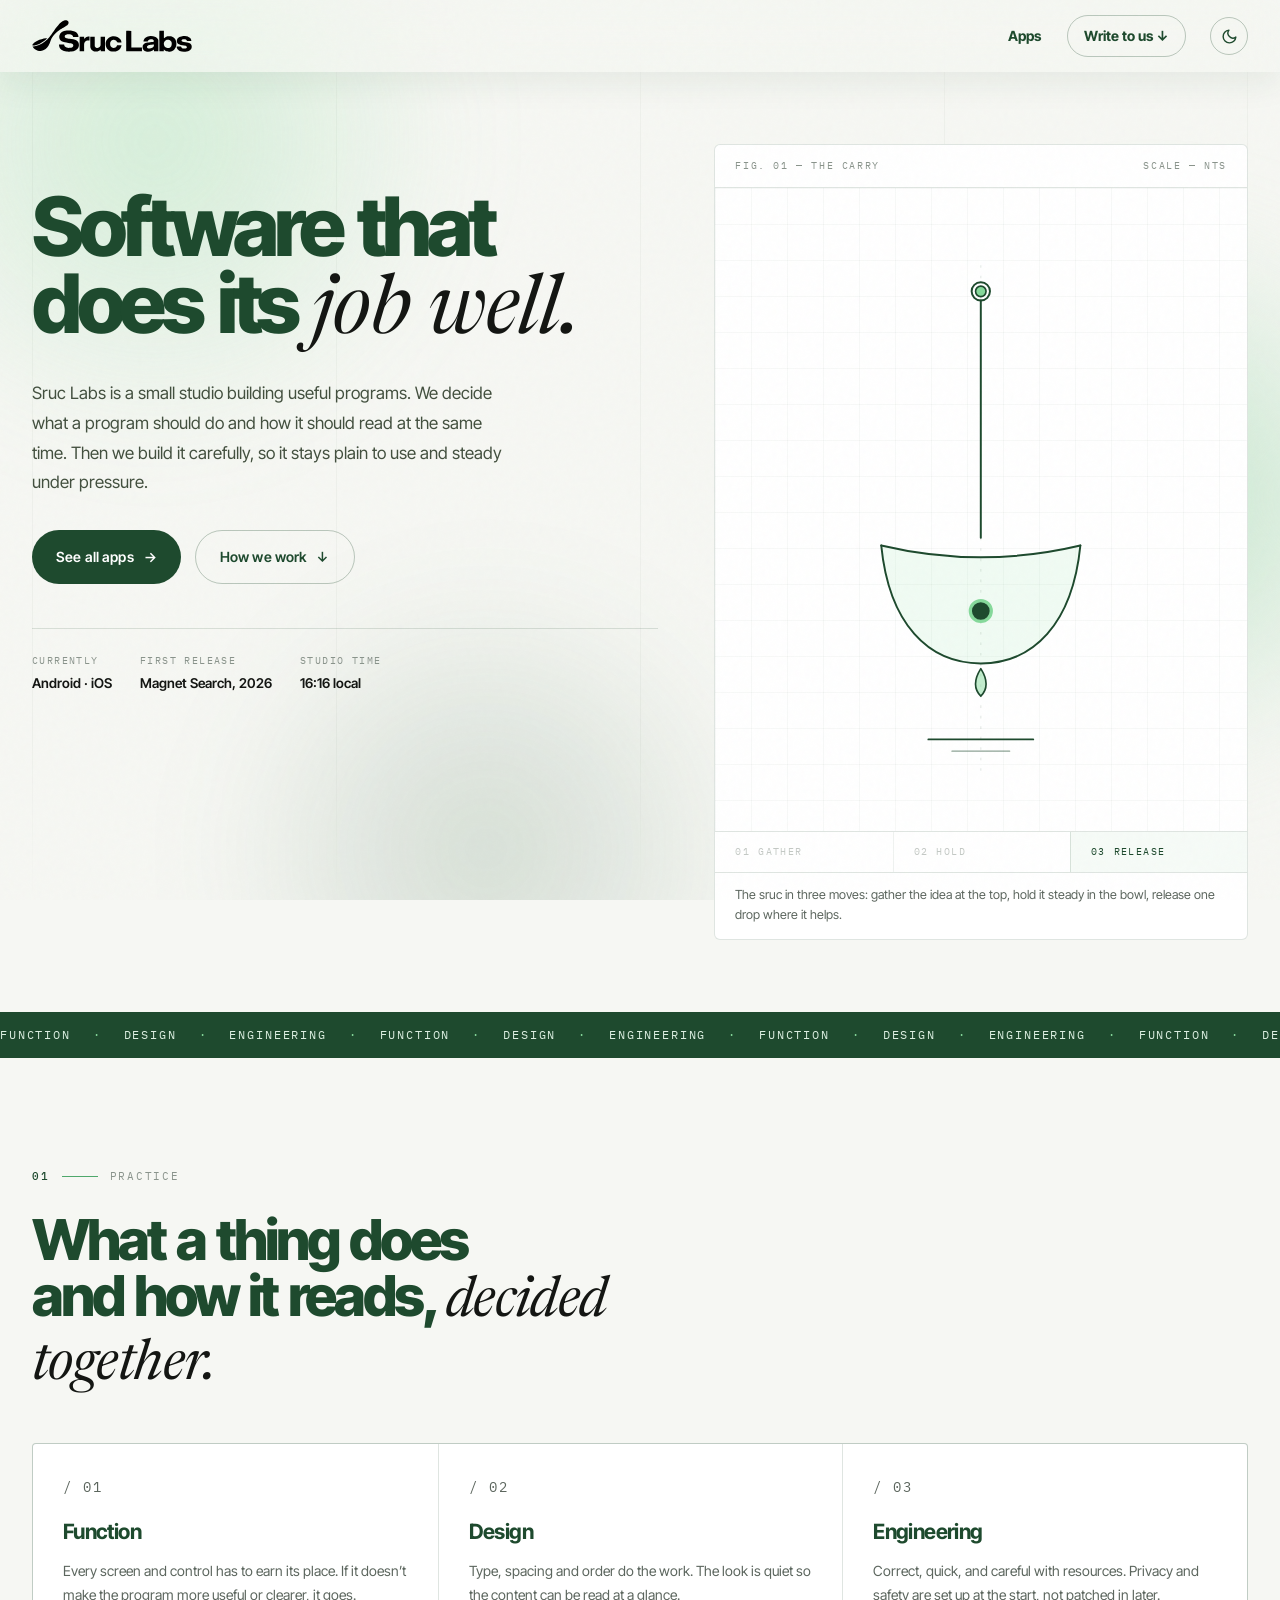
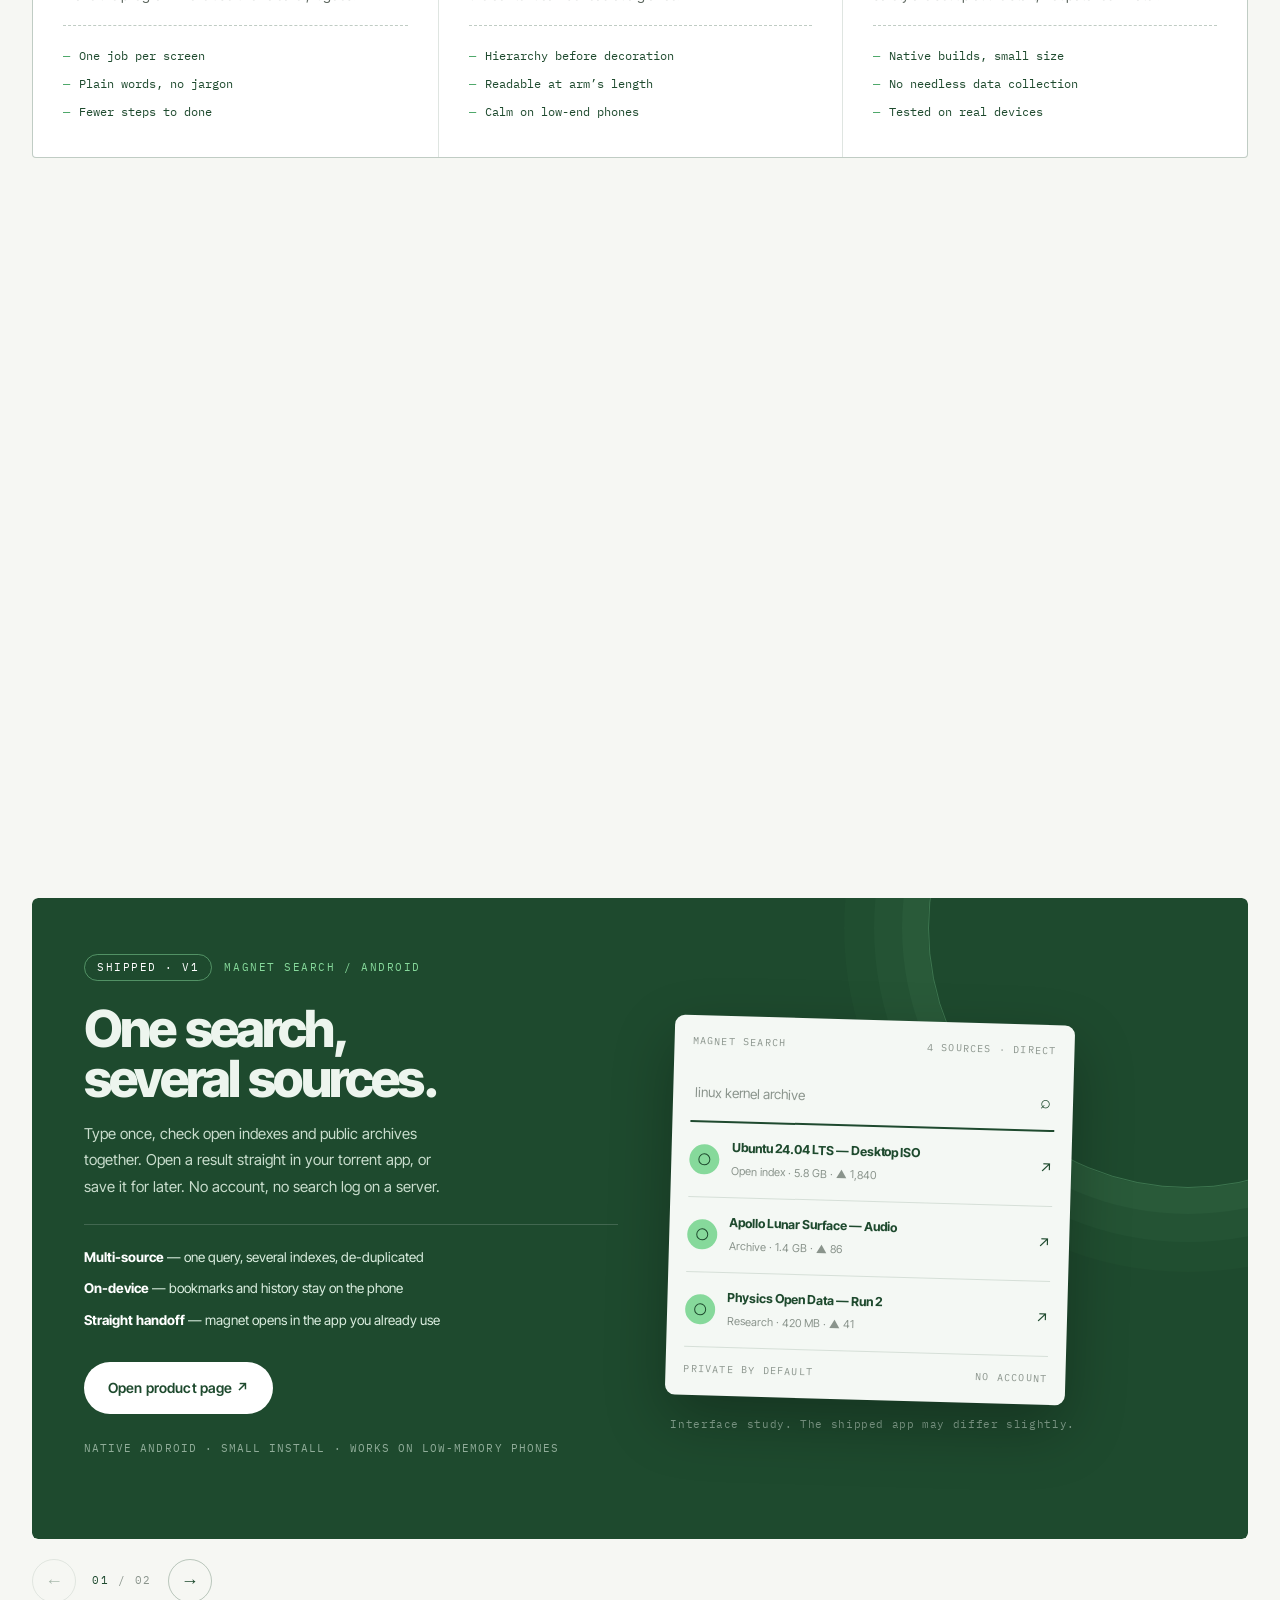
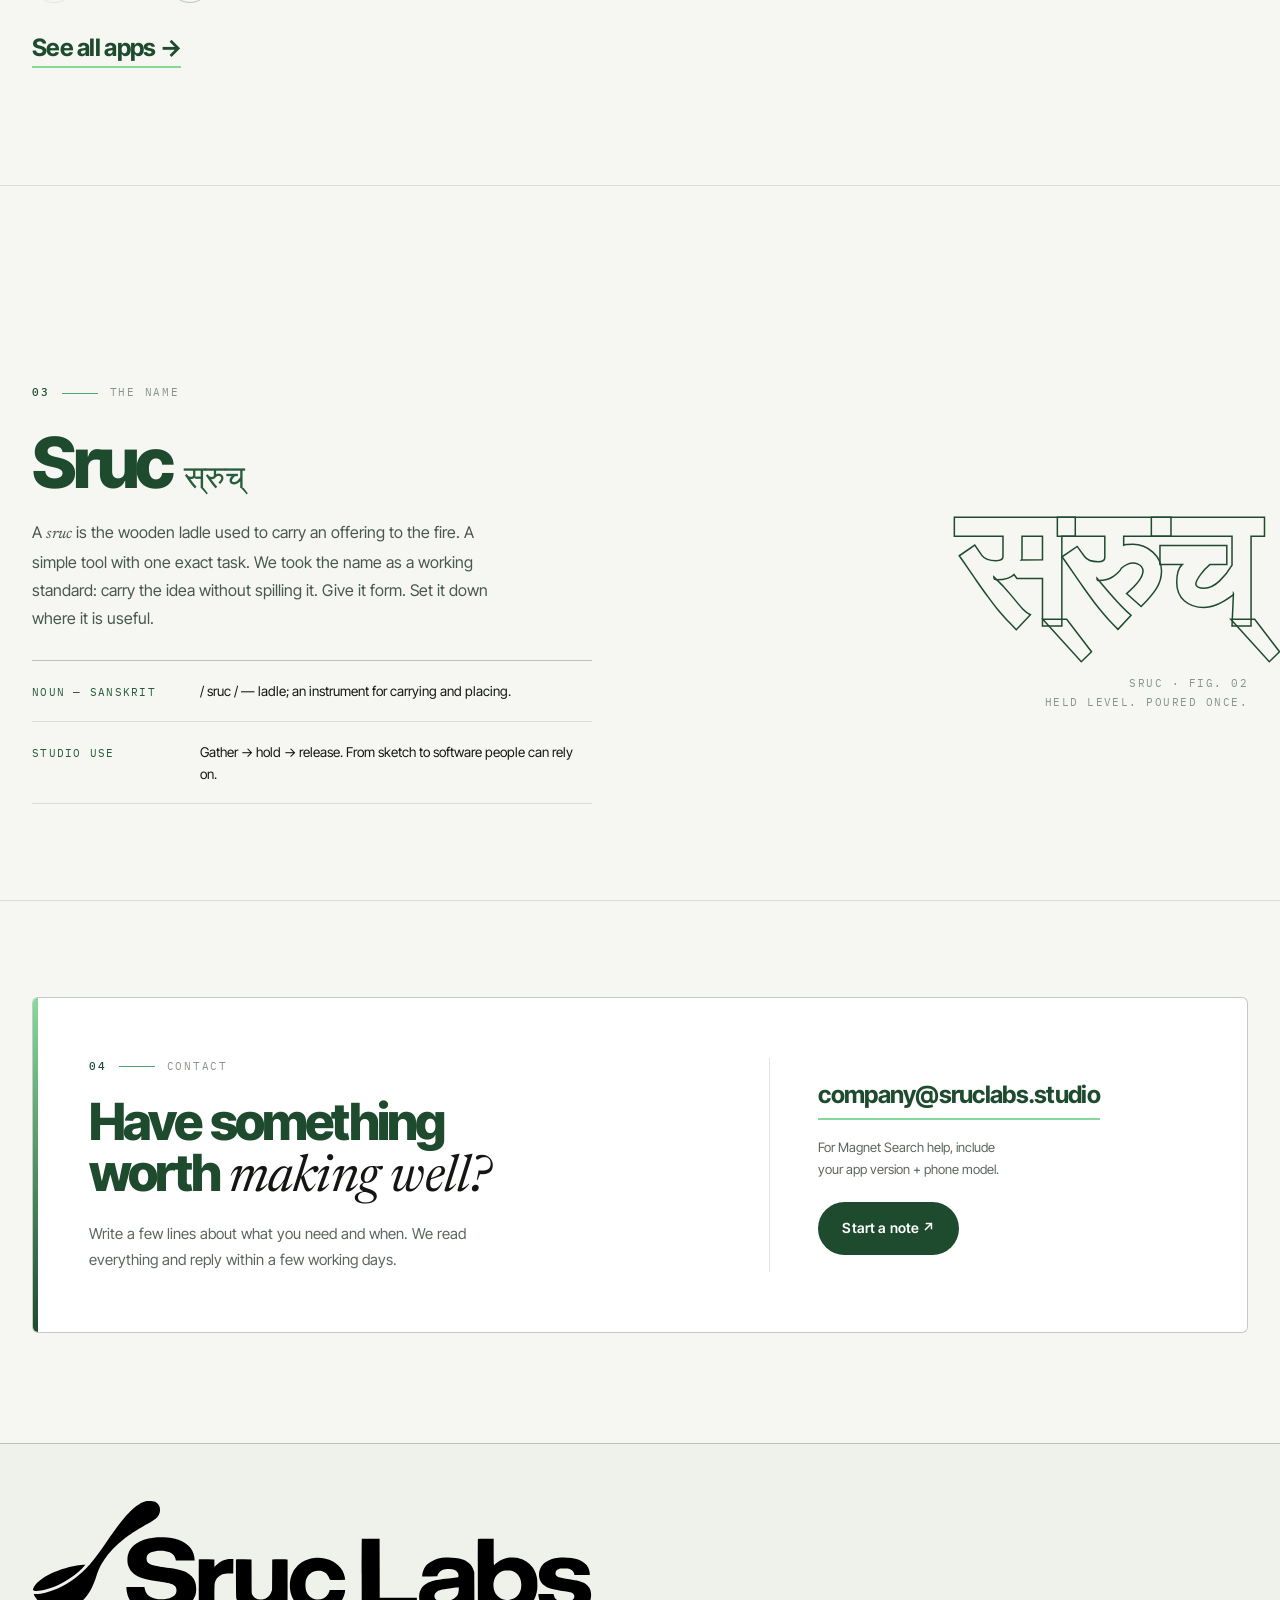
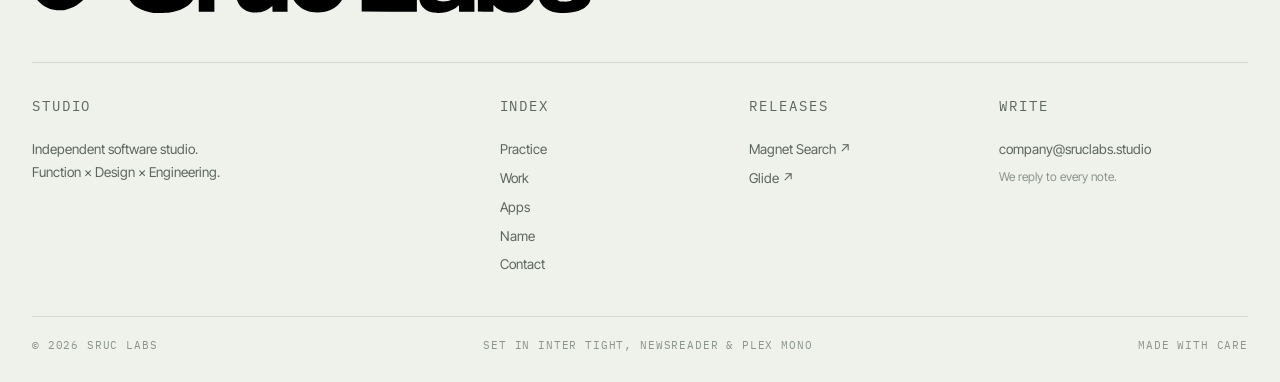
<file: index.html>
<!doctype html>
<html lang="en">
<head>
  <meta charset="utf-8">
  <meta name="viewport" content="width=device-width, initial-scale=1">
  <meta name="description" content="Sruc Labs is an independent software studio. Function and design decided together, built with care. First work: Magnet Search for Android.">
  <meta name="theme-color" content="#F6F7F3">
  <title>Sruc Labs — Independent software studio</title>
  <script>
    try {
      var t = localStorage.getItem('sruc-theme');
      if (!t) t = window.matchMedia('(prefers-color-scheme: dark)').matches ? 'dark' : 'light';
      document.documentElement.dataset.theme = t;
    } catch (e) { document.documentElement.dataset.theme = 'light'; }
  </script>

  <link rel="preconnect" href="https://fonts.googleapis.com">
  <link rel="preconnect" href="https://fonts.gstatic.com" crossorigin>
  <link href="https://fonts.googleapis.com/css2?family=Inter+Tight:ital,wght@0,400;0,500;0,600;0,700;0,800;1,400&family=Newsreader:ital,opsz,wght@1,6..72,400;1,6..72,500&family=IBM+Plex+Mono:wght@400;500&display=swap" rel="stylesheet">

  <link rel="icon" type="image/svg+xml" sizes="any" href="assets/brand/icon.svg?v=20260924-2">

  <link rel="stylesheet" href="css/style.css?v=20261009-3">
</head>
<body>

  <div class="ambient" aria-hidden="true">
    <span class="a1"></span><span class="a2"></span><span class="a3"></span>
  </div>
  <div class="page-grid" aria-hidden="true">
    <span></span><span></span><span></span><span></span>
  </div>
  <div class="grain" aria-hidden="true"></div>

  <!-- ================= HEADER ================= -->
  <header class="topbar">
    <div class="wrap topbar-in">
      <a class="wordmark" href="./" aria-label="Sruc Labs home">
        <img class="wordmark-logo logo-dark" src="assets/brand/SrucLabs_dark.svg?v=20260924" alt="Sruc Labs" width="160" height="33">
        <img class="wordmark-logo logo-light" src="assets/brand/SrucLabs_light.svg?v=20260924" alt="" aria-hidden="true" width="160" height="33">
      </a>

      <nav class="topnav" aria-label="Primary">
        <!-- links render from NAV_LINKS in js/main.js -->
      </nav>

      <button class="theme-toggle" id="theme-toggle" aria-pressed="false" aria-label="Switch to dark theme" title="Toggle theme">
        <svg class="icon-moon" viewBox="0 0 24 24" fill="none" stroke="currentColor" stroke-width="2" stroke-linecap="round" stroke-linejoin="round" aria-hidden="true">
          <path d="M21 12.79A9 9 0 1 1 11.21 3 7 7 0 0 0 21 12.79z"></path>
        </svg>
        <svg class="icon-sun" viewBox="0 0 24 24" fill="none" stroke="currentColor" stroke-width="2" stroke-linecap="round" stroke-linejoin="round" aria-hidden="true">
          <circle cx="12" cy="12" r="4.5"></circle>
          <line x1="12" y1="2" x2="12" y2="4.5"></line>
          <line x1="12" y1="19.5" x2="12" y2="22"></line>
          <line x1="2" y1="12" x2="4.5" y2="12"></line>
          <line x1="19.5" y1="12" x2="22" y2="12"></line>
          <line x1="4.6" y1="4.6" x2="6.4" y2="6.4"></line>
          <line x1="17.6" y1="17.6" x2="19.4" y2="19.4"></line>
          <line x1="4.6" y1="19.4" x2="6.4" y2="17.6"></line>
          <line x1="17.6" y1="6.4" x2="19.4" y2="4.6"></line>
        </svg>
      </button>
      <button class="menu-btn" aria-expanded="false" aria-controls="mobilemenu">Menu</button>
    </div>
    <div class="wrap mobilemenu" id="mobilemenu">
      <!-- links render from NAV_LINKS in js/main.js -->
    </div>
  </header>

  <main>
    <!-- ================= HERO ================= -->
    <section class="hero wrap">
      <div class="hero-main">
        <h1 class="reveal">Software that<br>does its <span class="serif">job well.</span></h1>
        <p class="lede reveal">Sruc Labs is a small studio building useful programs. We decide what a program should do and how it should read at the same time. Then we build it carefully, so it stays plain to use and steady under pressure.</p>

        <div class="hero-cta reveal">
          <a class="btn btn-dark" href="apps/">See all apps <span aria-hidden="true">→</span></a>
          <a class="btn btn-ghost" href="#practice">How we work <span aria-hidden="true">↓</span></a>
        </div>

        <dl class="hero-specs reveal">
          <div><dt>Currently</dt><dd>Android · iOS</dd></div>
          <div><dt>First release</dt><dd>Magnet Search, 2026</dd></div>
          <div><dt>Studio time</dt><dd><span id="clock">--:--</span> local</dd></div>
        </dl>
      </div>

      <figure class="figure reveal" aria-label="Technical drawing of a ladle carrying one drop">
        <div class="figure-bar">
          <span>FIG. 01 — THE CARRY</span>
          <span>SCALE — NTS</span>
        </div>

        <svg class="figure-svg" viewBox="0 0 360 460" role="img" aria-label="A ladle gathering an idea, holding it, and releasing one drop onto the ground">
          <g class="f-construction" fill="none">
            <line x1="180" y1="36" x2="180" y2="428" stroke-dasharray="2 6" />
          </g>
          <g fill="none" stroke-linecap="round" stroke-linejoin="round">
            <circle class="f-eyelet" cx="180" cy="56" r="7" />
            <path class="f-handle" d="M180 63 V 244" />
            <path class="f-liquid" d="M104 250 Q180 268 256 250 C250 310 220 340 180 340 C140 340 110 310 104 250 Z" />
            <path class="f-bowl" d="M104 250 C110 310 140 340 180 340 C220 340 250 310 256 250" />
            <path class="f-rim" d="M104 250 Q180 268 256 250" />
            <circle class="f-well" cx="180" cy="300" r="8" />
            <path class="f-drop" d="M180 344 C175 352 174 359 180 365 C186 359 185 352 180 344 Z" />
            <ellipse class="f-splash" cx="180" cy="398" rx="4" ry="1.5" />
            <line class="f-ground" x1="140" y1="398" x2="220" y2="398" />
            <line class="f-ground-thin" x1="158" y1="407" x2="202" y2="407" />
          </g>
          <circle class="f-origin" cx="180" cy="56" r="2.5" />
          <circle class="f-carrier" cx="180" cy="56" r="4" />
          <circle class="f-ring" cx="180" cy="56" r="8" fill="none" />
        </svg>

        <ol class="figure-steps">
          <li data-step="0"><b>01</b>Gather</li>
          <li data-step="1"><b>02</b>Hold</li>
          <li data-step="2"><b>03</b>Release</li>
        </ol>

        <figcaption class="figure-cap">The sruc in three moves: gather the idea at the top, hold it steady in the bowl, release one drop where it helps.</figcaption>
      </figure>
    </section>

    <!-- ================= STRIP ================= -->
    <div class="strip" aria-hidden="true">
      <div class="strip-track">
        <div class="strip-group">
          <span>Function</span><i>·</i>
          <span>Design</span><i>·</i>
          <span>Engineering</span><i>·</i>
          <span>Function</span><i>·</i>
          <span>Design</span><i>·</i>
          <span>Engineering</span><i>·</i>
        </div>
        <div class="strip-group">
          <span>Function</span><i>·</i>
          <span>Design</span><i>·</i>
          <span>Engineering</span><i>·</i>
          <span>Function</span><i>·</i>
          <span>Design</span><i>·</i>
          <span>Engineering</span><i>·</i>
        </div>
        <div class="strip-group">
          <span>Function</span><i>·</i>
          <span>Design</span><i>·</i>
          <span>Engineering</span><i>·</i>
          <span>Function</span><i>·</i>
          <span>Design</span><i>·</i>
          <span>Engineering</span><i>·</i>
        </div>
        <div class="strip-group">
          <span>Function</span><i>·</i>
          <span>Design</span><i>·</i>
          <span>Engineering</span><i>·</i>
          <span>Function</span><i>·</i>
          <span>Design</span><i>·</i>
          <span>Engineering</span><i>·</i>
        </div>
      </div>
    </div>

    <!-- ================= 01 PRACTICE ================= -->
    <section class="section wrap" id="practice">
      <div class="sec-head reveal">
        <p class="sec-index"><span>01</span><i></i>Practice</p>
        <h2>What a thing does<br>and how it reads, <span class="serif">decided together.</span></h2>
      </div>

      <div class="trio">
        <article class="reveal">
          <p class="trio-no">/ 01</p>
          <h3>Function</h3>
          <p>Every screen and control has to earn its place. If it doesn’t make the program more useful or clearer, it goes.</p>
          <ul>
            <li>One job per screen</li>
            <li>Plain words, no jargon</li>
            <li>Fewer steps to done</li>
          </ul>
        </article>
        <article class="reveal">
          <p class="trio-no">/ 02</p>
          <h3>Design</h3>
          <p>Type, spacing and order do the work. The look is quiet so the content can be read at a glance.</p>
          <ul>
            <li>Hierarchy before decoration</li>
            <li>Readable at arm’s length</li>
            <li>Calm on low-end phones</li>
          </ul>
        </article>
        <article class="reveal">
          <p class="trio-no">/ 03</p>
          <h3>Engineering</h3>
          <p>Correct, quick, and careful with resources. Privacy and safety are set up at the start, not patched in later.</p>
          <ul>
            <li>Native builds, small size</li>
            <li>No needless data collection</li>
            <li>Tested on real devices</li>
          </ul>
        </article>
      </div>

      <div class="rules reveal">
        <p class="rules-title">House rules</p>
        <ol>
          <li><span>01</span>Functional design <small>Form follows the task.</small></li>
          <li><span>02</span>Precision <small>Correctness, speed, detail.</small></li>
          <li><span>03</span>Simplicity <small>Hard problems, easy surface.</small></li>
          <li><span>04</span>Privacy <small>Collect as little as possible.</small></li>
          <li><span>05</span>Safety <small>Part of the design, not an extra.</small></li>
          <li><span>06</span>Restraint <small>Polished, never loud.</small></li>
          <li><span>07</span>Testing ideas <small>Try what might work better.</small></li>
          <li><span>08</span>For everyone <small>Regions, devices, abilities.</small></li>
        </ol>
      </div>
    </section>

    <!-- ================= 02 WORK ================= -->
    <section class="section wrap" id="work">
      <div class="sec-head reveal">
        <p class="sec-index"><span>02</span><i></i>Work</p>
        <h2>Releases<br>from the <span class="serif">studio.</span></h2>
        <p class="sec-sub">Standalone programs, each done properly. One shipped and in pockets; the next taking shape on the bench.</p>
      </div>

      <div class="work-carousel reveal" id="work-carousel" role="region" aria-roledescription="carousel" aria-label="Studio releases" tabindex="0">
        <div class="work-viewport">
          <div class="work-track">
            <article class="work" role="group" aria-roledescription="slide" aria-label="1 of 2">
              <div class="work-info">
                <p class="work-eyebrow"><span class="pill">Shipped · v1</span> Magnet Search / Android</p>
                <h3>One search,<br>several sources.</h3>
                <p class="work-desc">Type once, check open indexes and public archives together. Open a result straight in your torrent app, or save it for later. No account, no search log on a server.</p>
                <ul class="work-list">
                  <li><b>Multi-source</b> — one query, several indexes, de-duplicated</li>
                  <li><b>On-device</b> — bookmarks and history stay on the phone</li>
                  <li><b>Straight handoff</b> — magnet opens in the app you already use</li>
                </ul>
                <div class="work-cta">
                  <a class="btn btn-light" href="https://sruclabs.studio/magnetsearch/" target="_blank" rel="noopener">Open product page ↗</a>
                </div>
                <p class="work-meta">Native Android · Small install · Works on low-memory phones</p>
              </div>

              <div class="work-visual" aria-hidden="true">
                <div class="phone">
                  <div class="phone-top"><span>Magnet Search</span><span>4 sources · direct</span></div>
                  <div class="phone-search"><span>linux kernel archive</span><b>⌕</b></div>
                  <div class="phone-row">
                    <i></i>
                    <div><strong>Ubuntu 24.04 LTS — Desktop ISO</strong><small>Open index · 5.8 GB · ▲ 1,840</small></div>
                    <em>↗</em>
                  </div>
                  <div class="phone-row">
                    <i></i>
                    <div><strong>Apollo Lunar Surface — Audio</strong><small>Archive · 1.4 GB · ▲ 86</small></div>
                    <em>↗</em>
                  </div>
                  <div class="phone-row">
                    <i></i>
                    <div><strong>Physics Open Data — Run 2</strong><small>Research · 420 MB · ▲ 41</small></div>
                    <em>↗</em>
                  </div>
                  <div class="phone-foot"><span>Private by default</span><span>No account</span></div>
                </div>
                <p class="work-cap">Interface study. The shipped app may differ slightly.</p>
              </div>
            </article>

            <article class="work" role="group" aria-roledescription="slide" aria-label="2 of 2">
              <div class="work-info">
                <p class="work-eyebrow"><span class="pill">In work</span> Glide / Android</p>
                <h3>One remote,<br>every television.</h3>
                <p class="work-desc">Glide turns the phone you already carry into the only remote the living room needs. Pair over your home network, then power, volume, and input from one quiet screen. Nothing leaves the house.</p>
                <ul class="work-list">
                  <li><b>Local pairing</b> — no hub, no account, no cloud</li>
                  <li><b>One screen</b> — power, volume, input, D-pad</li>
                  <li><b>At rest</b> — dims itself, sips battery</li>
                </ul>
                <div class="work-cta">
                  <a class="btn btn-light" href="glide/" target="_blank" rel="noopener">Open product page ↗</a>
                </div>
                <p class="work-meta">Native Android · Home network · No account</p>
              </div>

              <div class="work-visual" aria-hidden="true">
                <div class="phone remote">
                  <div class="phone-top"><span>Glide</span><span>TV · local</span></div>
                  <div class="remote-screen"><span>Living Room TV</span><b>●</b></div>
                  <div class="remote-pad"><i class="rp-up"></i><i class="rp-right"></i><i class="rp-down"></i><i class="rp-left"></i><em>OK</em></div>
                  <div class="remote-keys"><span>− VOL +</span><span>POWER</span><span>− CH +</span></div>
                  <div class="phone-foot"><span>Local only</span><span>No account</span></div>
                </div>
                <p class="work-cap">Interface study. The shipped app may differ.</p>
              </div>
            </article>
          </div>
        </div>

        <div class="work-nav">
          <button class="work-arrow" id="work-prev" aria-label="Previous release">←</button>
          <p class="work-count"><span id="work-now">01</span> / <span id="work-total">02</span></p>
          <button class="work-arrow" id="work-next" aria-label="Next release">→</button>
        </div>
      </div>

      <p class="work-all reveal"><a href="apps/">See all apps <span aria-hidden="true">→</span></a></p>
    </section>

    <!-- ================= 03 NAME ================= -->
    <section class="section name" id="name">
      <div class="wrap name-in">
        <div class="reveal">
          <p class="sec-index"><span>03</span><i></i>The name</p>
          <h2>Sruc <span class="dev">स्रुच्</span></h2>
          <p class="name-copy">A <i>sruc</i> is the wooden ladle used to carry an offering to the fire. A simple tool with one exact task. We took the name as a working standard: carry the idea without spilling it. Give it form. Set it down where it is useful.</p>
          <dl class="name-defs">
            <div><dt>noun — Sanskrit</dt><dd>/ sruc / — ladle; an instrument for carrying and placing.</dd></div>
            <div><dt>studio use</dt><dd>Gather → hold → release. From sketch to software people can rely on.</dd></div>
          </dl>
        </div>
        <div class="name-glyph reveal" aria-hidden="true">
          <span class="name-big">स्रुच्</span>
          <span class="name-small">SRUC · FIG. 02<br>Held level. Poured once.</span>
        </div>
      </div>
    </section>

    <!-- ================= CONTACT ================= -->
    <section class="section wrap contact" id="contact">
      <div class="contact-card reveal">
        <div>
          <p class="sec-index light"><span>04</span><i></i>Contact</p>
          <h2>Have something<br>worth <span class="serif">making well?</span></h2>
          <p>Write a few lines about what you need and when. We read everything and reply within a few working days.</p>
        </div>
        <div class="contact-side">
          <a class="mail" href="mailto:company@sruclabs.studio">company@sruclabs.studio</a>
          <p class="contact-meta">For Magnet Search help, include<br>your app version + phone model.</p>
          <a class="btn btn-dark" href="mailto:company@sruclabs.studio?subject=Hello%20Sruc%20Labs">Start a note ↗</a>
        </div>
      </div>
    </section>
  </main>

  <!-- ================= FOOTER ================= -->
  <footer class="footer">
    <div class="wrap">
      <p class="foot-big">
        <img class="foot-logo logo-dark" src="assets/brand/SrucLabs_dark.svg?v=20260924" alt="Sruc Labs">
        <img class="foot-logo logo-light" src="assets/brand/SrucLabs_light.svg?v=20260924" alt="Sruc Labs">
      </p>
      <div class="foot-grid">
        <div>
          <p class="foot-k">Studio</p>
          <p>Independent software studio.<br>Function × Design × Engineering.</p>
        </div>
        <div>
          <p class="foot-k">Index</p>
          <a href="#practice">Practice</a>
          <a href="#work">Work</a>
          <a href="apps/">Apps</a>
          <a href="#name">Name</a>
          <a href="#contact">Contact</a>
        </div>
        <div>
          <p class="foot-k">Releases</p>
          <a href="https://sruclabs.studio/magnetsearch/" target="_blank" rel="noopener">Magnet Search ↗</a>
          <a href="glide/" target="_blank" rel="noopener">Glide ↗</a>
        </div>
        <div>
          <p class="foot-k">Write</p>
          <a href="mailto:company@sruclabs.studio">company@sruclabs.studio</a>
          <p class="foot-muted">We reply to every note.</p>
        </div>
      </div>
      <div class="foot-base">
        <span>© <span id="year">2026</span> Sruc Labs</span>
        <span>Set in Inter Tight, Newsreader &amp; Plex Mono</span>
        <span>Made with care</span>
      </div>
    </div>
  </footer>

  <!-- ================= SCROLL TO TOP ================= -->
  <button class="scroll-top" id="scroll-top" aria-label="Scroll to top" title="Scroll to top">
    <svg viewBox="0 0 24 24" fill="none" stroke="currentColor" stroke-width="2.2" stroke-linecap="round" stroke-linejoin="round" aria-hidden="true">
      <line x1="12" y1="19" x2="12" y2="5"></line>
      <polyline points="5 12 12 5 19 12"></polyline>
    </svg>
  </button>

  <script src="js/main.js?v=20261009-2"></script>
</body>
</html>
</file>
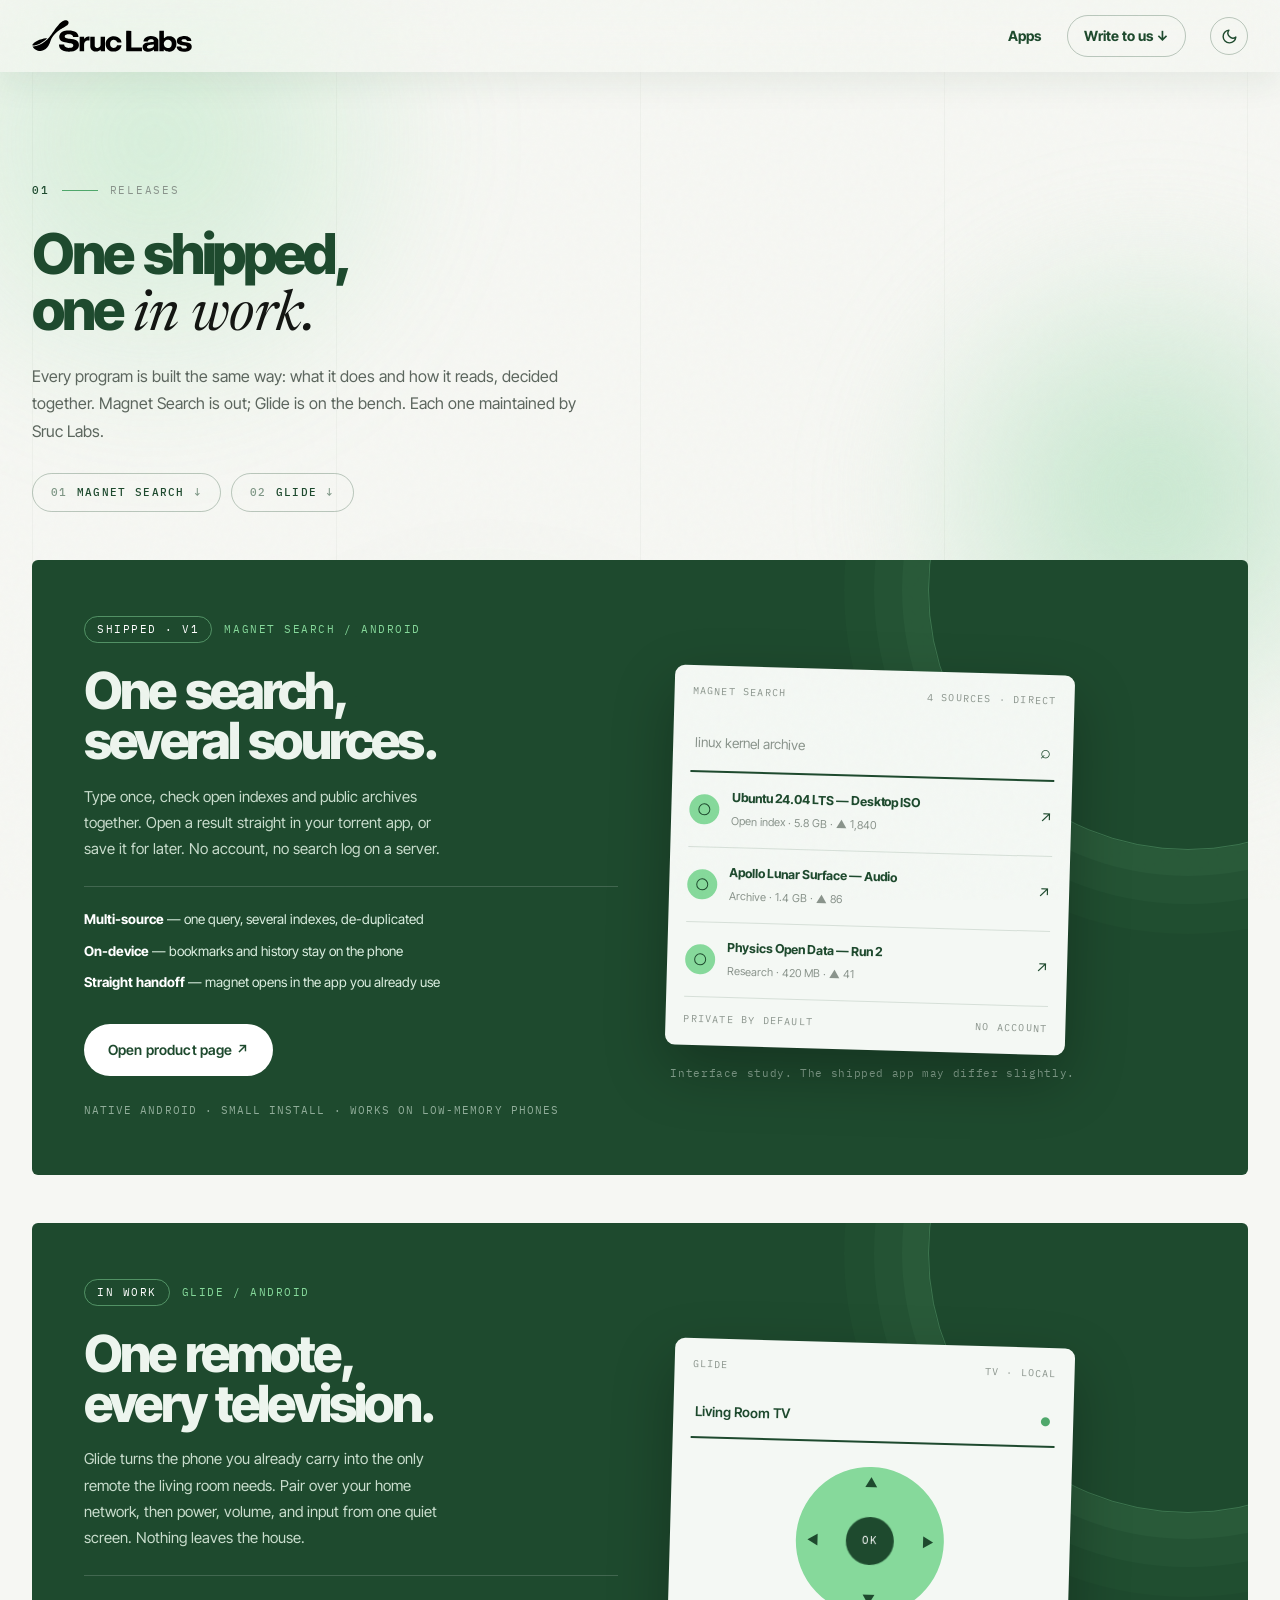
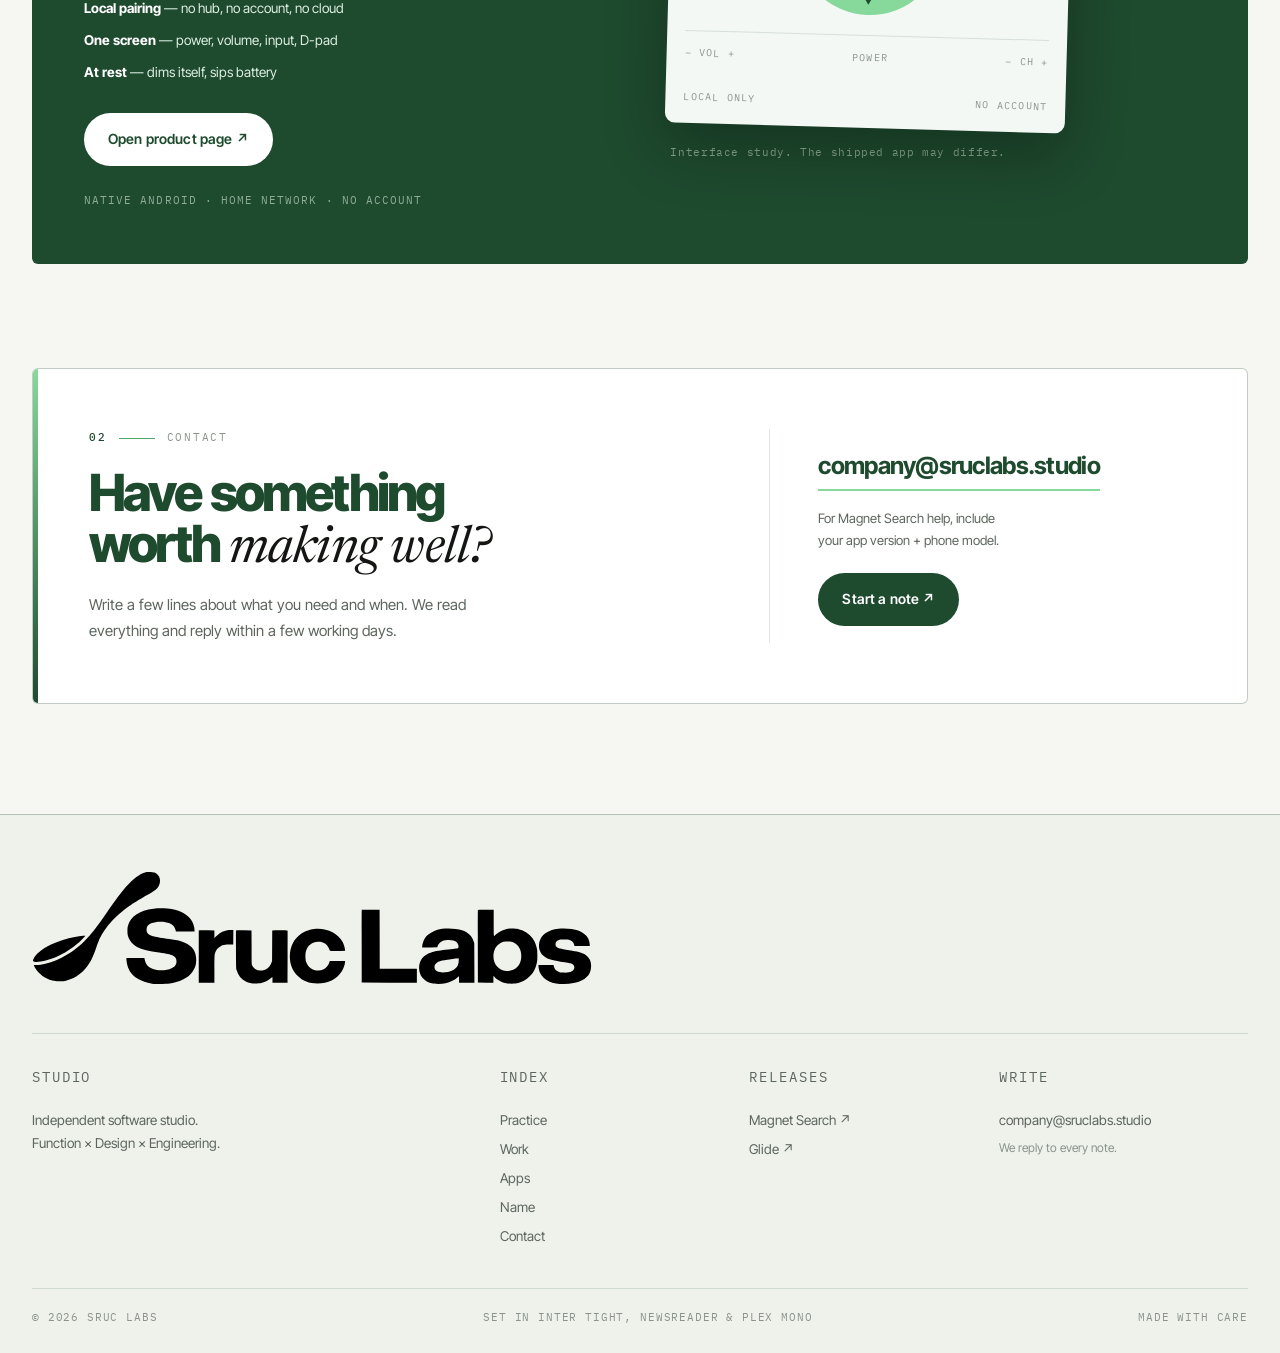
<file: apps/index.html>
<!doctype html>
<html lang="en">
<head>
  <meta charset="utf-8">
  <meta name="viewport" content="width=device-width, initial-scale=1">
  <meta name="description" content="Apps by Sruc Labs. One program at a time, done properly. First release: Magnet Search for Android.">
  <meta name="theme-color" content="#F6F7F3">
  <title>Apps — Sruc Labs</title>
  <script>
    try {
      var t = localStorage.getItem('sruc-theme');
      if (!t) t = window.matchMedia('(prefers-color-scheme: dark)').matches ? 'dark' : 'light';
      document.documentElement.dataset.theme = t;
    } catch (e) { document.documentElement.dataset.theme = 'light'; }
  </script>

  <link rel="preconnect" href="https://fonts.googleapis.com">
  <link rel="preconnect" href="https://fonts.gstatic.com" crossorigin>
  <link href="https://fonts.googleapis.com/css2?family=Inter+Tight:ital,wght@0,400;0,500;0,600;0,700;0,800;1,400&family=Newsreader:ital,opsz,wght@1,6..72,400;1,6..72,500&family=IBM+Plex+Mono:wght@400;500&display=swap" rel="stylesheet">

  <link rel="icon" type="image/svg+xml" sizes="any" href="../assets/brand/icon.svg?v=20260924-2">

  <link rel="stylesheet" href="../css/style.css?v=20261009-3">
</head>
<body>

  <div class="ambient" aria-hidden="true">
    <span class="a1"></span><span class="a2"></span><span class="a3"></span>
  </div>
  <div class="page-grid" aria-hidden="true">
    <span></span><span></span><span></span><span></span>
  </div>
  <div class="grain" aria-hidden="true"></div>

  <!-- ================= HEADER ================= -->
  <header class="topbar">
    <div class="wrap topbar-in">
      <a class="wordmark" href="../" aria-label="Sruc Labs home">
        <img class="wordmark-logo logo-dark" src="../assets/brand/SrucLabs_dark.svg?v=20260924" alt="Sruc Labs" width="160" height="33">
        <img class="wordmark-logo logo-light" src="../assets/brand/SrucLabs_light.svg?v=20260924" alt="" aria-hidden="true" width="160" height="33">
      </a>

      <nav class="topnav" aria-label="Primary">
        <!-- links render from NAV_LINKS in js/main.js -->
      </nav>

      <button class="theme-toggle" id="theme-toggle" aria-pressed="false" aria-label="Switch to dark theme" title="Toggle theme">
        <svg class="icon-moon" viewBox="0 0 24 24" fill="none" stroke="currentColor" stroke-width="2" stroke-linecap="round" stroke-linejoin="round" aria-hidden="true">
          <path d="M21 12.79A9 9 0 1 1 11.21 3 7 7 0 0 0 21 12.79z"></path>
        </svg>
        <svg class="icon-sun" viewBox="0 0 24 24" fill="none" stroke="currentColor" stroke-width="2" stroke-linecap="round" stroke-linejoin="round" aria-hidden="true">
          <circle cx="12" cy="12" r="4.5"></circle>
          <line x1="12" y1="2" x2="12" y2="4.5"></line>
          <line x1="12" y1="19.5" x2="12" y2="22"></line>
          <line x1="2" y1="12" x2="4.5" y2="12"></line>
          <line x1="19.5" y1="12" x2="22" y2="12"></line>
          <line x1="4.6" y1="4.6" x2="6.4" y2="6.4"></line>
          <line x1="17.6" y1="17.6" x2="19.4" y2="19.4"></line>
          <line x1="4.6" y1="19.4" x2="6.4" y2="17.6"></line>
          <line x1="17.6" y1="6.4" x2="19.4" y2="4.6"></line>
        </svg>
      </button>
      <button class="menu-btn" aria-expanded="false" aria-controls="mobilemenu">Menu</button>
    </div>
    <div class="wrap mobilemenu" id="mobilemenu">
      <!-- links render from NAV_LINKS in js/main.js -->
    </div>
  </header>

  <main>
    <!-- ================= 01 RELEASES ================= -->
    <section class="section wrap" id="releases">
      <div class="sec-head reveal">
        <p class="sec-index"><span>01</span><i></i>Releases</p>
        <h2>One shipped,<br>one <span class="serif">in work.</span></h2>
        <p class="sec-sub">Every program is built the same way: what it does and how it reads, decided together. Magnet Search is out; Glide is on the bench. Each one maintained by Sruc Labs.</p>
        <nav class="jump-pills reveal" aria-label="Jump to an app">
          <a class="jump-pill" href="#app-magnet-search"><span aria-hidden="true">01</span>Magnet Search<span aria-hidden="true">↓</span></a>
          <a class="jump-pill" href="#app-glide"><span aria-hidden="true">02</span>Glide<span aria-hidden="true">↓</span></a>
        </nav>
      </div>

      <article class="work reveal" id="app-magnet-search">
        <div class="work-info">
          <p class="work-eyebrow"><span class="pill">Shipped · v1</span> Magnet Search / Android</p>
          <h3>One search,<br>several sources.</h3>
          <p class="work-desc">Type once, check open indexes and public archives together. Open a result straight in your torrent app, or save it for later. No account, no search log on a server.</p>
          <ul class="work-list">
            <li><b>Multi-source</b> — one query, several indexes, de-duplicated</li>
            <li><b>On-device</b> — bookmarks and history stay on the phone</li>
            <li><b>Straight handoff</b> — magnet opens in the app you already use</li>
          </ul>
          <div class="work-cta">
            <a class="btn btn-light" href="https://sruclabs.studio/magnetsearch/" target="_blank" rel="noopener">Open product page ↗</a>
          </div>
          <p class="work-meta">Native Android · Small install · Works on low-memory phones</p>
        </div>

        <div class="work-visual" aria-hidden="true">
          <div class="phone">
            <div class="phone-top"><span>Magnet Search</span><span>4 sources · direct</span></div>
            <div class="phone-search"><span>linux kernel archive</span><b>⌕</b></div>
            <div class="phone-row">
              <i></i>
              <div><strong>Ubuntu 24.04 LTS — Desktop ISO</strong><small>Open index · 5.8 GB · ▲ 1,840</small></div>
              <em>↗</em>
            </div>
            <div class="phone-row">
              <i></i>
              <div><strong>Apollo Lunar Surface — Audio</strong><small>Archive · 1.4 GB · ▲ 86</small></div>
              <em>↗</em>
            </div>
            <div class="phone-row">
              <i></i>
              <div><strong>Physics Open Data — Run 2</strong><small>Research · 420 MB · ▲ 41</small></div>
              <em>↗</em>
            </div>
            <div class="phone-foot"><span>Private by default</span><span>No account</span></div>
          </div>
          <p class="work-cap">Interface study. The shipped app may differ slightly.</p>
        </div>
      </article>

      <article class="work reveal" id="app-glide">
        <div class="work-info">
          <p class="work-eyebrow"><span class="pill">In work</span> Glide / Android</p>
          <h3>One remote,<br>every television.</h3>
          <p class="work-desc">Glide turns the phone you already carry into the only remote the living room needs. Pair over your home network, then power, volume, and input from one quiet screen. Nothing leaves the house.</p>
          <ul class="work-list">
            <li><b>Local pairing</b> — no hub, no account, no cloud</li>
            <li><b>One screen</b> — power, volume, input, D-pad</li>
            <li><b>At rest</b> — dims itself, sips battery</li>
          </ul>
          <div class="work-cta">
            <a class="btn btn-light" href="../glide/" target="_blank" rel="noopener">Open product page ↗</a>
          </div>
          <p class="work-meta">Native Android · Home network · No account</p>
        </div>

        <div class="work-visual" aria-hidden="true">
          <div class="phone remote">
            <div class="phone-top"><span>Glide</span><span>TV · local</span></div>
            <div class="remote-screen"><span>Living Room TV</span><b>●</b></div>
            <div class="remote-pad"><i class="rp-up"></i><i class="rp-right"></i><i class="rp-down"></i><i class="rp-left"></i><em>OK</em></div>
            <div class="remote-keys"><span>− VOL +</span><span>POWER</span><span>− CH +</span></div>
            <div class="phone-foot"><span>Local only</span><span>No account</span></div>
          </div>
          <p class="work-cap">Interface study. The shipped app may differ.</p>
        </div>
      </article>

    </section>

    <!-- ================= CONTACT ================= -->
    <section class="section wrap contact" id="contact">
      <div class="contact-card reveal">
        <div>
          <p class="sec-index light"><span>02</span><i></i>Contact</p>
          <h2>Have something<br>worth <span class="serif">making well?</span></h2>
          <p>Write a few lines about what you need and when. We read everything and reply within a few working days.</p>
        </div>
        <div class="contact-side">
          <a class="mail" href="mailto:company@sruclabs.studio">company@sruclabs.studio</a>
          <p class="contact-meta">For Magnet Search help, include<br>your app version + phone model.</p>
          <a class="btn btn-dark" href="mailto:company@sruclabs.studio?subject=Hello%20Sruc%20Labs">Start a note ↗</a>
        </div>
      </div>
    </section>
  </main>

  <!-- ================= FOOTER ================= -->
  <footer class="footer">
    <div class="wrap">
      <p class="foot-big">
        <img class="foot-logo logo-dark" src="../assets/brand/SrucLabs_dark.svg?v=20260924" alt="Sruc Labs">
        <img class="foot-logo logo-light" src="../assets/brand/SrucLabs_light.svg?v=20260924" alt="Sruc Labs">
      </p>
      <div class="foot-grid">
        <div>
          <p class="foot-k">Studio</p>
          <p>Independent software studio.<br>Function × Design × Engineering.</p>
        </div>
        <div>
          <p class="foot-k">Index</p>
          <a href="../#practice">Practice</a>
          <a href="../#work">Work</a>
          <a href="./" aria-current="page">Apps</a>
          <a href="../#name">Name</a>
          <a href="#contact">Contact</a>
        </div>
        <div>
          <p class="foot-k">Releases</p>
          <a href="https://sruclabs.studio/magnetsearch/" target="_blank" rel="noopener">Magnet Search ↗</a>
          <a href="../glide/" target="_blank" rel="noopener">Glide ↗</a>
        </div>
        <div>
          <p class="foot-k">Write</p>
          <a href="mailto:company@sruclabs.studio">company@sruclabs.studio</a>
          <p class="foot-muted">We reply to every note.</p>
        </div>
      </div>
      <div class="foot-base">
        <span>© <span id="year">2026</span> Sruc Labs</span>
        <span>Set in Inter Tight, Newsreader &amp; Plex Mono</span>
        <span>Made with care</span>
      </div>
    </div>
  </footer>

  <!-- ================= SCROLL TO TOP ================= -->
  <button class="scroll-top" id="scroll-top" aria-label="Scroll to top" title="Scroll to top">
    <svg viewBox="0 0 24 24" fill="none" stroke="currentColor" stroke-width="2.2" stroke-linecap="round" stroke-linejoin="round" aria-hidden="true">
      <line x1="12" y1="19" x2="12" y2="5"></line>
      <polyline points="5 12 12 5 19 12"></polyline>
    </svg>
  </button>

  <script src="../js/main.js?v=20261009-2"></script>
</body>
</html>
</file>
<file: css/style.css>
/* ============================================================
   SRUC LABS — from scratch
   Type: Inter Tight / Newsreader Italic / IBM Plex Mono (all OFL)
   Colour: paper, pine, mint — from brand artefacts
   ============================================================ */

@font-face {
  font-family: 'Inter';
  src: url('../assets/fonts/inter_regular.ttf?v=20260924') format('truetype');
  font-weight: 400; font-display: swap;
}
@font-face {
  font-family: 'Inter';
  src: url('../assets/fonts/inter_medium.ttf?v=20260924') format('truetype');
  font-weight: 500; font-display: swap;
}
@font-face {
  font-family: 'Inter';
  src: url('../assets/fonts/inter_semibold.ttf?v=20260924') format('truetype');
  font-weight: 600; font-display: swap;
}
@font-face {
  font-family: 'Inter';
  src: url('../assets/fonts/inter_bold.ttf?v=20260924') format('truetype');
  font-weight: 700; font-display: swap;
}
@font-face {
  font-family: 'Inter';
  src: url('../assets/fonts/inter_extra_bold.ttf?v=20260924') format('truetype');
  font-weight: 800; font-display: swap;
}

:root {
  --paper: #F6F7F3;
  --card: #FFFFFF;
  --soft: #EAF7ED;
  --ink: #141613;
  --muted: #5C665E;
  --faint: #8A948C;
  --pine: #1E4A2E;
  --moss: #285C3A;
  --leaf: #4FA86B;
  --mint: #86D99B;
  --line: rgba(30, 74, 46, 0.14);
  --line-strong: rgba(30, 74, 46, 0.28);
  --max: 1280px;
  --gut: 32px;
  --sans: 'Inter Tight', 'Inter', system-ui, -apple-system, sans-serif;
  --serif: 'Newsreader', Georgia, serif;
  --mono: 'IBM Plex Mono', 'SFMono-Regular', Menlo, monospace;
  --ease: cubic-bezier(0.22, 1, 0.36, 1);
  --spring: cubic-bezier(0.34, 1.4, 0.44, 1);
  --soft: cubic-bezier(0.4, 0, 0.2, 1);
  --grid: rgba(30,74,46,0.035);
  --construct: rgba(30,74,46,0.1);
  color-scheme: light;
}

/* ================= DARK MODE — deep pine primary, mint accents ================= */
[data-theme="dark"] {
  color-scheme: dark;
  --paper: #0C1210;
  --card: #121A15;
  --soft: #14201A;
  --ink: #EAF2E9;
  --muted: #A9BBAE;
  --faint: #7F9384;
  --pine: #E4F1E2;
  --moss: #A9CBB2;
  --leaf: #7CC795;
  --mint: #86D99B;
  --line: rgba(134,217,155,0.16);
  --line-strong: rgba(134,217,155,0.34);
  --grid: rgba(134,217,155,0.07);
  --construct: rgba(134,217,155,0.18);
}

/* logo variant swap — specificity beats .wordmark-logo below */
.wordmark-logo.logo-light, .foot-logo.logo-light { display: none; }
[data-theme="dark"] .wordmark-logo.logo-dark,
[data-theme="dark"] .foot-logo.logo-dark { display: none; }
[data-theme="dark"] .wordmark-logo.logo-light,
[data-theme="dark"] .foot-logo.logo-light { display: block; }

/* dark-mode surface + contrast fixes */
[data-theme="dark"] ::selection { background: var(--mint); color: #0C1210; }
[data-theme="dark"] .topbar { background: rgba(12,18,16,0.7); box-shadow: 0 12px 32px rgba(0,0,0,0.35); }
[data-theme="dark"] .mobilemenu { background: rgba(12,18,16,0.97); }
[data-theme="dark"] .topnav-pill:hover { background: var(--mint); color: #0C1210 !important; }
[data-theme="dark"] .btn-dark { background: var(--mint); color: #0C1210; }
[data-theme="dark"] .btn-dark:hover { background: #A5E3B8; box-shadow: 0 14px 28px rgba(0,0,0,0.4); }
[data-theme="dark"] .btn-light { background: var(--mint); color: #0C1210; }
[data-theme="dark"] .btn-light:hover { background: #A5E3B8; box-shadow: 0 14px 30px rgba(0,0,0,0.4); }
[data-theme="dark"] .lede { color: #B4C4B6; }
[data-theme="dark"] .strip { background: #10231A; }
[data-theme="dark"] .work { background: #132419; border: 1px solid var(--line-strong); }
[data-theme="dark"] .name-copy { color: #B9C8BB; }
[data-theme="dark"] .footer { background: #0E1712; }
[data-theme="dark"] .contact-card::after { background: linear-gradient(var(--mint), #2E6B42); }
[data-theme="dark"] .figure-bar { background: rgba(134,217,155,0.06); }
[data-theme="dark"] .figure-steps li.on { background: rgba(134,217,155,0.09); }
[data-theme="dark"] .rules-title { background: rgba(134,217,155,0.06); }
[data-theme="dark"] .rules li:hover { background: #16241C; }
[data-theme="dark"] .grain { opacity: 0.035; }
[data-theme="dark"] .ambient .a1 { background: radial-gradient(circle at center, rgba(134,217,155,0.17), transparent 65%); }
[data-theme="dark"] .ambient .a2 { background: radial-gradient(circle at center, rgba(24,50,34,0.9), transparent 70%); }
[data-theme="dark"] .ambient .a3 { background: radial-gradient(circle at center, rgba(134,217,155,0.09), transparent 65%); }
/* the phone mock stays a light interface in both modes — intentional */
[data-theme="dark"] .phone { box-shadow: 0 24px 60px rgba(0,0,0,0.55); }
/* construction grid streaks through text on dark — keep it light-mode only */
[data-theme="dark"] .page-grid { display: none; }
[data-theme="dark"] .scroll-top {
  background: rgba(18, 26, 21, 0.78);
  border-color: var(--line-strong);
  color: var(--mint);
  box-shadow: 0 10px 28px rgba(0, 0, 0, 0.45);
}
[data-theme="dark"] .scroll-top:hover {
  background: rgba(24, 38, 29, 0.94);
  border-color: var(--mint);
  color: #fff;
  box-shadow: 0 14px 32px rgba(0, 0, 0, 0.55), 0 0 16px rgba(134, 217, 155, 0.18);
}

@media (prefers-reduced-motion: no-preference) {
  html { scroll-behavior: auto; }
}

*, *::before, *::after { box-sizing: border-box; margin: 0; padding: 0; -webkit-tap-highlight-color: transparent; }
html { -webkit-text-size-adjust: 100%; }
section[id], footer[id], .work[id] { scroll-margin-top: 73px; }
body {
  background: var(--paper);
  color: var(--ink);
  font-family: var(--sans);
  font-size: 15px;
  line-height: 1.6;
  -webkit-font-smoothing: antialiased;
  overflow-x: hidden;
  overflow-x: clip;
}
::selection { background: var(--pine); color: #fff; }
a { color: inherit; text-decoration: none; }
img, svg { display: block; max-width: 100%; }
:focus-visible { outline: 2px solid var(--leaf); outline-offset: 3px; }

.wrap {
  width: 100%;
  max-width: var(--max);
  margin-inline: auto;
  padding-inline: var(--gut);
}

/* faint construction grid behind everything — kept sparse on purpose */
.page-grid {
  position: fixed; inset: 0; z-index: -2;
  max-width: var(--max); margin-inline: auto;
  display: grid; grid-template-columns: repeat(4, 1fr);
  padding-inline: var(--gut);
  pointer-events: none;
  -webkit-mask-image: linear-gradient(to bottom, transparent 0, #000 12%, #000 82%, transparent 100%);
  mask-image: linear-gradient(to bottom, transparent 0, #000 12%, #000 82%, transparent 100%);
}
.page-grid span { border-left: 1px solid var(--grid); }
.page-grid span:last-child { border-right: 1px solid var(--grid); }

/* slow ambient wash in brand colours — barely there, always moving */
.ambient { position: fixed; inset: 0; z-index: -3; overflow: hidden; pointer-events: none; }
.ambient span {
  position: absolute; border-radius: 50%;
  filter: blur(50px);
  backface-visibility: hidden;
  will-change: transform;
}
.ambient .a1 {
  width: 52vmax; height: 52vmax; left: -14vmax; top: -15vmax;
  background: radial-gradient(circle at center, rgba(134,217,155,0.32), transparent 65%);
  animation: drift1 30s ease-in-out infinite alternate;
}
.ambient .a2 {
  width: 44vmax; height: 44vmax; right: -12vmax; top: 24vh;
  background: radial-gradient(circle at center, rgba(190,228,200,0.95), transparent 70%);
  animation: drift2 38s ease-in-out infinite alternate;
}
.ambient .a3 {
  width: 48vmax; height: 48vmax; left: 14vw; bottom: -20vmax;
  background: radial-gradient(circle at center, rgba(40,92,58,0.17), transparent 65%);
  animation: drift3 46s ease-in-out infinite alternate;
}
@keyframes drift1 {
  from { transform: translate3d(0, 0, 0); }
  to { transform: translate3d(7vw, 8vh, 0); }
}
@keyframes drift2 {
  from { transform: translate3d(0, 0, 0); }
  to { transform: translate3d(-7vw, 7vh, 0); }
}
@keyframes drift3 {
  from { transform: translate3d(0, 0, 0); }
  to { transform: translate3d(6vw, -7vh, 0); }
}

.grain {
  position: fixed; inset: 0; z-index: 50; pointer-events: none; opacity: 0.05;
  mix-blend-mode: multiply;
  background-image: url("data:image/svg+xml,%3Csvg viewBox='0 0 180 180' xmlns='http://www.w3.org/2000/svg'%3E%3Cfilter id='n'%3E%3CfeTurbulence type='fractalNoise' baseFrequency='.9' numOctaves='2' stitchTiles='stitch'/%3E%3C/filter%3E%3Crect width='100%25' height='100%25' filter='url(%23n)' opacity='.5'/%3E%3C/svg%3E");
}

.serif { font-family: var(--serif); font-style: italic; font-weight: 400; letter-spacing: -0.01em; word-spacing: normal; }

/* ================= TOPBAR ================= */
.topbar {
  position: sticky; top: 0; z-index: 40;
  background: rgba(246, 247, 243, 0.7);
  backdrop-filter: blur(20px) saturate(1.4); -webkit-backdrop-filter: blur(20px) saturate(1.4);
  /* no hard border — separation comes from blur and a whisper of shadow */
  box-shadow: 0 12px 32px rgba(30, 74, 46, 0.07);
}
.topbar-in {
  height: 72px;
  display: flex; align-items: center; gap: 24px;
}
.wordmark { display: flex; align-items: center; color: var(--pine); }
.wordmark-logo { width: 160px; height: auto; display: block; }
.topnav { margin-left: auto; display: flex; align-items: center; gap: 26px; }
.topnav a, .topnav a:visited {
  font-size: 14px; font-weight: 700; color: var(--pine);
  display: inline-flex; gap: 7px; align-items: baseline;
}
.topnav a i { font-family: var(--mono); font-style: normal; font-size: 10px; color: var(--faint); }
.topnav a:hover { text-decoration: underline; text-decoration-color: var(--leaf); text-underline-offset: 5px; text-decoration-thickness: 1.5px; }
.topnav-pill {
  border: 1px solid var(--line-strong); border-radius: 999px;
  padding: 9px 16px !important; color: var(--pine) !important;
  transition: background 0.25s, color 0.25s;
}
.topnav-pill:hover { background: var(--pine); color: #fff !important; }
.menu-btn {
  display: none; margin-left: auto;
  font-family: var(--mono); font-size: 12px; letter-spacing: 0.1em; text-transform: uppercase;
  background: none; border: 1px solid var(--line-strong); border-radius: 999px;
  padding: 10px 18px; color: var(--pine); cursor: pointer;
}
.theme-toggle {
  display: inline-flex; align-items: center; justify-content: center;
  width: 38px; height: 38px; flex: none;
  border: 1px solid var(--line-strong); border-radius: 50%;
  background: transparent; color: var(--pine); cursor: pointer;
  transition: transform 0.35s var(--ease), border-color 0.25s ease, background 0.25s ease;
}
.theme-toggle:hover { transform: translateY(-2px); border-color: var(--pine); }
.theme-toggle svg { width: 17px; height: 17px; }
.theme-toggle .icon-sun { display: none; }
[data-theme="dark"] .theme-toggle .icon-moon { display: none; }
[data-theme="dark"] .theme-toggle .icon-sun { display: block; }
.mobilemenu { position: absolute; top: 100%; left: 0; right: 0; display: flex; flex-direction: column; overflow: hidden; max-height: 0; opacity: 0; visibility: hidden; transform: translateY(-6px); padding-bottom: 0; background: rgba(246,247,243,0.97); -webkit-backdrop-filter: blur(14px); backdrop-filter: blur(14px); border-bottom: 1px solid var(--line); transition: max-height 0.4s var(--ease), opacity 0.3s ease, transform 0.4s var(--ease), padding-bottom 0.3s ease, visibility 0s linear 0.4s; }
.mobilemenu a {
  padding: 13px 0; border-top: 1px solid var(--line);
  font-weight: 600; font-size: 15px; color: var(--pine);
  opacity: 0; transform: translateY(4px);
  transition: opacity 0.3s ease, transform 0.35s var(--ease);
}
.mobilemenu a:visited { color: var(--pine); }
.mobilemenu.open { max-height: 420px; opacity: 1; visibility: visible; transform: none; padding-bottom: 0; overflow-y: auto; transition: max-height 0.4s var(--ease), opacity 0.3s ease, transform 0.4s var(--ease), padding-bottom 0.3s ease, visibility 0s; }
.mobilemenu.open a { opacity: 1; transform: none; }
.mobilemenu.open a:nth-child(2) { transition-delay: 0.05s; }
.mobilemenu.open a:nth-child(3) { transition-delay: 0.1s; }
.mobilemenu.open a:nth-child(4) { transition-delay: 0.15s; }
.mobilemenu.open a:nth-child(5) { transition-delay: 0.2s; }

/* ================= HERO ================= */
.hero {
  display: grid; grid-template-columns: 1.08fr 0.92fr;
  gap: 56px; align-items: start;
  padding-top: 72px; padding-bottom: 72px;
}
/* kicker removed — h1 keeps its exact position via first-child margin */
.hero-main > h1:first-child { margin-top: 44px; }
.hero h1 {
  font-size: clamp(52px, 6.4vw, 96px);
  line-height: 0.94; letter-spacing: -0.065em; word-spacing: 0.08em; font-weight: 800; color: var(--pine);
}
.hero h1 .serif { color: var(--ink); }
.lede {
  margin-top: 26px; max-width: 480px;
  font-size: 17px; line-height: 1.75; color: #43503F;
}
.hero-cta { display: flex; gap: 14px; margin-top: 32px; flex-wrap: wrap; }
.btn {
  display: inline-flex; align-items: center; gap: 10px;
  font-size: 14px; font-weight: 600; letter-spacing: 0.01em;
  padding: 15px 24px; border-radius: 999px;
  transition: transform 0.35s var(--ease), background 0.25s ease, color 0.25s ease, box-shadow 0.35s ease, border-color 0.25s ease;
  white-space: nowrap;
}
.btn:hover { transform: translateY(-2px); }
.btn:active { transform: translateY(0) scale(0.99); transition-duration: 0.12s; }
.btn-dark { background: var(--pine); color: #fff; }
.btn-dark:hover { background: #143320; box-shadow: 0 14px 28px rgba(30,74,46,0.22); }
.btn-ghost { border: 1px solid var(--line-strong); color: var(--pine); background: transparent; }
.btn-ghost:hover { border-color: var(--pine); }
.btn-light { background: #fff; color: var(--pine); }
.btn-light:hover { box-shadow: 0 14px 30px rgba(0,0,0,0.25); }
.hero-specs {
  display: grid; grid-template-columns: repeat(3, auto);
  gap: 28px; justify-content: start;
  margin-top: 44px; padding-top: 24px; border-top: 1px solid var(--line);
}
.hero-specs dt { font-family: var(--mono); font-size: 10px; letter-spacing: 0.14em; text-transform: uppercase; color: var(--faint); margin-bottom: 4px; }
.hero-specs dd { font-size: 13.5px; font-weight: 600; color: var(--ink); }

/* figure — one quiet instrument on its own faint sheet */
.figure {
  border: 1px solid var(--line);
  background: var(--card);
  border-radius: 6px;
  overflow: hidden;
}
.figure-bar {
  display: flex; justify-content: space-between; gap: 12px;
  font-family: var(--mono); font-size: 10px; letter-spacing: 0.16em;
  color: var(--faint); text-transform: uppercase;
  padding: 13px 20px; border-bottom: 1px solid var(--line);
}
.figure-svg {
  width: 100%; height: auto; display: block;
  padding: 30px 30px 10px;
  background:
    linear-gradient(var(--grid) 1px, transparent 1px),
    linear-gradient(90deg, var(--grid) 1px, transparent 1px);
  background-size: 36px 36px, 36px 36px;
}
.f-construction { stroke: var(--construct); stroke-width: 1; }
.f-eyelet, .f-handle { stroke: var(--pine); stroke-width: 1.5; }
.f-rim { stroke: var(--pine); stroke-width: 1.5; }
.f-bowl { stroke: var(--pine); stroke-width: 1.5; fill: none; }
.f-liquid { fill: rgba(134,217,155,0.12); stroke: none; }
.f-well { fill: var(--pine); stroke: var(--mint); stroke-width: 2.5; transform-box: fill-box; transform-origin: center; animation: receive 6s ease-in-out infinite; }
.f-drop { fill: rgba(134,217,155,0.5); stroke: var(--pine); stroke-width: 1.25; transform-box: fill-box; transform-origin: center; animation: deliver 6s ease-in-out infinite; }
.f-splash { fill: none; stroke: var(--leaf); stroke-width: 1.25; transform-box: fill-box; transform-origin: center; opacity: 0; animation: splash 6s ease-out infinite; }
.f-ground { stroke: var(--pine); stroke-width: 1.5; }
.f-ground-thin { stroke: rgba(30,74,46,0.5); stroke-width: 1; }
.f-origin { fill: var(--pine); }
.f-carrier { fill: var(--mint); stroke: var(--pine); stroke-width: 1.25; transform-box: fill-box; transform-origin: center; animation: carry 6s var(--ease) infinite; }
.f-ring { stroke: var(--leaf); stroke-width: 1.25; opacity: 0; transform-box: fill-box; transform-origin: center; animation: ring 6s ease-out infinite; }
/* loop stays parked at t=0 until JS releases it together with the highlights */
.figure .f-carrier, .figure .f-ring, .figure .f-well, .figure .f-drop, .figure .f-splash { animation-play-state: paused; }
.figure.go .f-carrier, .figure.go .f-ring, .figure.go .f-well, .figure.go .f-drop, .figure.go .f-splash { animation-play-state: running; }
/* one 6s story, in order: gather (0–2s) → hold (2–4s) → release (4–6s) */
@keyframes carry {
  0%, 6% { transform: translateY(0); opacity: 0; }
  12% { transform: translateY(0); opacity: 1; }
  34% { transform: translateY(244px); opacity: 1; }
  42%, 100% { transform: translateY(244px); opacity: 0; }
}
@keyframes receive {
  0%, 32%, 58%, 100% { transform: scale(1); }
  42%, 50% { transform: scale(1.25); }
}
@keyframes deliver {
  0%, 46% { transform: translateY(0) scale(0.55); opacity: 0; }
  54% { transform: translateY(0) scale(1); opacity: 1; }
  76% { transform: translateY(38px) scale(0.94); opacity: 1; }
  84%, 100% { transform: translateY(44px) scale(0.7); opacity: 0; }
}
@keyframes splash {
  0%, 74% { transform: scale(0.4); opacity: 0; }
  80% { transform: scale(1); opacity: 0.8; }
  90%, 100% { transform: scale(1.6); opacity: 0; }
}
@keyframes ring {
  0%, 6% { opacity: 0; transform: scale(0.6); }
  12% { opacity: 0.85; transform: scale(1); }
  26%, 100% { opacity: 0; transform: scale(1.35); }
}
.figure-steps {
  list-style: none; display: grid; grid-template-columns: repeat(3, 1fr);
  border-top: 1px solid var(--line); margin-top: 0;
}
.figure-steps li {
  display: flex; align-items: baseline; gap: 8px;
  padding: 12px 20px; font-family: var(--mono); font-size: 10px;
  letter-spacing: 0.14em; text-transform: uppercase; color: var(--faint);
  border-left: 1px solid var(--line);
  opacity: 0.5; transition: opacity 0.4s, color 0.4s, background 0.4s;
  white-space: nowrap;
}
.figure-steps li:first-child { border-left: 0; }
.figure-steps li b { font-weight: 400; }
.figure-steps li.on { opacity: 1; color: var(--pine); background: rgba(234,247,237,0.45); }
.figure-cap {
  padding: 12px 20px 14px; font-size: 12.5px; line-height: 1.6; color: var(--muted);
  border-top: 1px solid var(--line);
}

/* ================= STRIP ================= */
.strip {
  border-block: 1px solid var(--line-strong);
  background: var(--pine); color: #DCEFE1;
  overflow: hidden; white-space: nowrap;
}
.strip-track {
  display: flex; width: max-content;
  font-family: var(--mono); font-size: 11.5px; letter-spacing: 0.16em; text-transform: uppercase;
  animation: strip 36s linear infinite;
  will-change: transform;
  backface-visibility: hidden;
}
/* two identical halves — the -50% loop lands exactly on the seam */
.strip-group {
  display: flex; align-items: center; gap: 22px; flex: none;
  padding: 13px 22px 13px 0;
}
.strip-track i { color: var(--mint); font-style: normal; }
@keyframes strip { to { transform: translateX(-50%); } }

/* ================= SECTIONS ================= */
.section { padding-top: 110px; padding-bottom: 8px; }
.sec-index {
  display: flex; align-items: center; gap: 12px;
  font-family: var(--mono); font-size: 11px; letter-spacing: 0.16em;
  text-transform: uppercase; color: var(--faint); margin-bottom: 26px;
}
.sec-index span:first-child { color: var(--pine); font-weight: 500; }
.sec-index i { display: block; width: 36px; height: 1px; background: var(--leaf); }
.sec-head h2 {
  font-size: clamp(36px, 4.4vw, 64px); line-height: 1.0;
  letter-spacing: -0.055em; word-spacing: 0.055em; font-weight: 800; color: var(--pine);
  max-width: 16ch;
}
.sec-head h2 .serif { color: var(--ink); }
.sec-sub { margin-top: 18px; max-width: 560px; color: var(--muted); font-size: 16px; line-height: 1.7; }

/* pill jump-links to each app card — same language as the nav pill */
.jump-pills { display: flex; gap: 10px; flex-wrap: wrap; margin-top: 28px; }
.jump-pill {
  display: inline-flex; align-items: center; gap: 9px;
  font-family: var(--mono); font-size: 11px; font-weight: 500;
  letter-spacing: 0.12em; text-transform: uppercase; white-space: nowrap;
  color: var(--pine); border: 1px solid var(--line-strong); border-radius: 999px;
  padding: 10px 18px; background: transparent;
  transition: background 0.25s ease, color 0.25s ease, border-color 0.25s ease, transform 0.35s var(--ease);
}
.jump-pill span { opacity: 0.55; }
.jump-pill:hover { background: var(--pine); border-color: var(--pine); color: #fff; transform: translateY(-2px); }
[data-theme="dark"] .jump-pill:hover { background: var(--mint); border-color: var(--mint); color: #0C1210; }

/* trio */
.trio {
  display: grid; grid-template-columns: repeat(3, 1fr);
  border: 1px solid var(--line-strong); border-radius: 4px; overflow: hidden;
  margin-top: 48px; background: var(--card);
}
.trio article { padding: 32px 30px 30px; border-left: 1px solid var(--line); }
.trio article:first-child { border-left: 0; }
.trio-no { font-family: var(--mono); font-size: 11px; letter-spacing: 0.14em; color: var(--leaf); margin-bottom: 16px; }
.trio h3 { font-size: 21px; font-weight: 700; letter-spacing: -0.03em; color: var(--pine); margin-bottom: 10px; }
.trio article > p { font-size: 14px; line-height: 1.7; color: var(--muted); }
.trio ul { list-style: none; margin-top: 18px; padding-top: 16px; border-top: 1px dashed var(--line-strong); }
.trio li { font-family: var(--mono); font-size: 11.5px; color: var(--pine); padding: 5px 0 5px 16px; position: relative; }
.trio li::before { content: '—'; position: absolute; left: 0; color: var(--leaf); }

/* rules — single card table so dividers always line up */
.rules {
  margin-top: 40px;
  border: 1px solid var(--line-strong);
  border-radius: 6px;
  background: var(--card);
  overflow: hidden;
  position: relative;
}
.rules-title {
  font-family: var(--mono); font-size: 11px; letter-spacing: 0.16em;
  text-transform: uppercase; color: var(--faint);
  padding: 16px 24px;
  border-bottom: 1px solid var(--line-strong);
  background: rgba(234,247,237,0.4);
}
.rules ol {
  list-style: none;
  display: grid; grid-template-columns: repeat(4, 1fr);
  align-items: stretch;
}
.rules li {
  padding: 22px 24px 24px;
  border-left: 1px solid var(--line);
  border-top: 1px solid var(--line);
  font-size: 15px; font-weight: 600; color: var(--ink); letter-spacing: -0.01em;
  line-height: 1.45;
  background: var(--card);
}
.rules li:nth-child(-n+4) { border-top: 0; }
.rules li:nth-child(4n+1) { border-left: 0; }
.rules li span {
  font-family: var(--mono); font-weight: 400; font-size: 11px;
  font-variant-numeric: tabular-nums; color: var(--faint);
  display: block; margin-bottom: 12px; letter-spacing: 0.08em;
}
.rules li small {
  display: block; font-weight: 400; color: var(--muted);
  font-size: 13px; margin-top: 6px; line-height: 1.6;
}

/* ================= WORK ================= */
.work {
  margin-top: 48px;
  display: grid; grid-template-columns: 1.05fr 0.95fr;
  background: var(--pine); color: #EDF5EE;
  border-radius: 6px; overflow: hidden; position: relative;
}
.work::before {
  content: ''; position: absolute; width: 520px; height: 520px;
  right: -200px; top: -230px; border-radius: 50%;
  border: 1px solid rgba(134,217,155,0.3);
  box-shadow: 0 0 0 26px rgba(134,217,155,0.05), 0 0 0 54px rgba(134,217,155,0.035), 0 0 0 84px rgba(134,217,155,0.02);
  pointer-events: none;
}
.work-info { padding: 56px 52px; position: relative; z-index: 1; }
.work-eyebrow { font-family: var(--mono); font-size: 11px; letter-spacing: 0.14em; text-transform: uppercase; color: var(--mint); display: flex; align-items: center; gap: 12px; flex-wrap: wrap; }
.pill { border: 1px solid rgba(134,217,155,0.5); border-radius: 999px; padding: 4px 12px; font-size: 10.5px; color: #fff; }
.work-info h3 { font-size: clamp(38px, 4vw, 60px); line-height: 0.98; letter-spacing: -0.055em; word-spacing: 0.055em; font-weight: 800; margin: 22px 0 18px; }
.work-desc { color: #C9DDCD; font-size: 15px; line-height: 1.75; max-width: 42ch; }
.work-list { list-style: none; margin-top: 24px; padding-top: 22px; border-top: 1px solid rgba(255,255,255,0.16); display: grid; gap: 10px; }
.work-list li { font-size: 13.5px; color: #DCEFE1; }
.work-list b { color: #fff; }
.work-cta { display: flex; align-items: center; gap: 22px; margin-top: 30px; flex-wrap: wrap; }
.work-meta { margin-top: 26px; font-family: var(--mono); font-size: 10.5px; letter-spacing: 0.1em; text-transform: uppercase; color: rgba(220,239,225,0.6); }
.work-visual { padding: 56px 52px 40px 0; position: relative; z-index: 1; display: flex; flex-direction: column; justify-content: center; }
.phone {
  background: #F4F8F4; color: var(--ink); border-radius: 10px;
  padding: 18px; max-width: 400px; width: 100%;
  box-shadow: 0 24px 60px rgba(0,0,0,0.28);
  transform: rotate(1.6deg); transition: transform 0.5s var(--ease);
  /* mock stays a light interface in both modes — pin light vars */
  --pine: #1E4A2E; --ink: #141613; --faint: #8A948C;
}
.work:hover .phone { transform: rotate(0deg) translateY(-4px); }
.phone-top { display: flex; justify-content: space-between; font-family: var(--mono); font-size: 10px; letter-spacing: 0.12em; text-transform: uppercase; color: var(--faint); }
.phone-search {
  display: flex; justify-content: space-between; align-items: center;
  margin-top: 16px; padding: 13px 4px; border-bottom: 2px solid var(--pine);
  font-size: 13.5px; color: var(--faint);
}
.phone-search b { color: var(--pine); font-size: 18px; font-weight: 400; }
.phone-row { display: flex; gap: 12px; align-items: center; padding: 15px 0; border-bottom: 1px solid var(--line); }
.phone-row i { width: 30px; height: 30px; border-radius: 50%; background: var(--mint); position: relative; flex: none; }
.phone-row i::after { content: ''; position: absolute; inset: 9px; border: 1.5px solid var(--pine); border-radius: 50%; }
.phone-row div { flex: 1; min-width: 0; }
.phone-row strong { display: block; font-size: 12.5px; color: var(--pine); white-space: nowrap; overflow: hidden; text-overflow: ellipsis; }
.phone-row small { font-size: 11px; color: var(--faint); }
.phone-row em { font-style: normal; color: var(--pine); }
.phone-foot { display: flex; justify-content: space-between; padding-top: 14px; font-family: var(--mono); font-size: 10px; letter-spacing: 0.12em; text-transform: uppercase; color: var(--faint); }
.work-cap { margin-top: 16px; font-family: var(--mono); font-size: 10.5px; letter-spacing: 0.06em; color: rgba(220,239,225,0.55); }
/* ================= WORK CAROUSEL — one card in view ================= */
.work-carousel { margin-top: 48px; }
.work-viewport { overflow: hidden; border-radius: 6px; touch-action: pan-y; cursor: grab; overscroll-behavior-x: contain; }
.work-viewport.dragging { cursor: grabbing; user-select: none; -webkit-user-select: none; }
.work-carousel:focus-visible { outline: 2px solid var(--leaf); outline-offset: 6px; }
.work-track { display: flex; align-items: stretch; transition: transform 0.8s cubic-bezier(0.32, 0.72, 0, 1); will-change: transform; }
.work-track.live { transition: none; }
.work-track .work { flex: 0 0 100%; min-width: 0; margin-top: 0; }
.work-nav { display: flex; align-items: center; gap: 16px; margin-top: 20px; }
.work-arrow {
  width: 44px; height: 44px; border-radius: 50%; flex: none;
  display: inline-flex; align-items: center; justify-content: center;
  border: 1px solid var(--line-strong); background: transparent; color: var(--pine);
  font-size: 18px; line-height: 1; cursor: pointer;
  transition: transform 0.35s var(--ease), border-color 0.25s ease, background 0.25s ease;
}
.work-arrow:hover { transform: translateY(-2px); border-color: var(--pine); }
.work-arrow:disabled { opacity: 0.35; cursor: default; }
.work-arrow:disabled:hover { transform: none; border-color: var(--line-strong); }
.work-count { font-family: var(--mono); font-size: 11px; letter-spacing: 0.14em; color: var(--faint); }
.work-count span:first-child { color: var(--pine); }
.work-all { margin-top: 26px; }
.work-all a {
  font-size: clamp(18px, 2vw, 24px); font-weight: 700; letter-spacing: -0.03em;
  color: var(--pine); border-bottom: 2px solid var(--mint); padding-bottom: 4px;
}
.work-all a:hover { border-color: var(--pine); }

/* remote mock — same light-phone language as the search mock */
.remote-screen {
  display: flex; justify-content: space-between; align-items: center;
  margin-top: 16px; padding: 13px 4px; border-bottom: 2px solid var(--pine);
  font-size: 13.5px; font-weight: 600; color: var(--pine);
}
.remote-screen b { color: var(--leaf); font-size: 12px; }
.remote-pad {
  position: relative; width: 148px; height: 148px; margin: 24px auto 8px;
  border-radius: 50%; background: var(--mint);
}
.remote-pad i { position: absolute; font-style: normal; color: var(--pine); font-size: 13px; line-height: 1; }
.remote-pad i::after { display: block; }
.rp-up { top: 9px; left: 50%; transform: translateX(-50%); }
.rp-up::after { content: '▲'; }
.rp-right { right: 11px; top: 50%; transform: translateY(-50%); }
.rp-right::after { content: '▶'; }
.rp-down { bottom: 9px; left: 50%; transform: translateX(-50%); }
.rp-down::after { content: '▼'; }
.rp-left { left: 11px; top: 50%; transform: translateY(-50%); }
.rp-left::after { content: '◀'; }
.remote-pad em {
  position: absolute; inset: 50px; border-radius: 50%;
  background: var(--pine); color: #fff;
  display: flex; align-items: center; justify-content: center;
  font-style: normal; font-family: var(--mono); font-size: 10.5px; letter-spacing: 0.1em;
}
.remote-keys {
  display: flex; justify-content: space-between; gap: 8px;
  margin-top: 20px; padding: 14px 0; border-top: 1px solid var(--line);
  font-family: var(--mono); font-size: 10px; letter-spacing: 0.12em; text-transform: uppercase; color: var(--faint);
}

/* ================= NAME ================= */
.name {
  margin-top: 110px; background: var(--soft);
  border-block: 1px solid var(--line);
  overflow: hidden; position: relative;
}
.name-in {
  display: grid; grid-template-columns: 1.1fr 0.9fr; gap: 48px;
  padding-top: 88px; padding-bottom: 88px; align-items: center;
}
.name h2 { font-size: clamp(48px, 5.5vw, 84px); letter-spacing: -0.06em; word-spacing: 0.06em; font-weight: 800; color: var(--pine); line-height: 1; }
.name h2 .dev { font-weight: 400; font-size: 0.45em; letter-spacing: 0; color: var(--moss); }
.name-copy { margin-top: 20px; max-width: 52ch; color: #4A574E; font-size: 16px; line-height: 1.75; }
.name-copy i { font-family: var(--serif); }
.name-defs { margin-top: 28px; display: grid; gap: 0; border-top: 1px solid var(--line-strong); max-width: 560px; }
.name-defs div { display: grid; grid-template-columns: 150px 1fr; gap: 18px; padding: 20px 0 18px; border-bottom: 1px solid var(--line); align-items: baseline; }
.name-defs dt { font-family: var(--mono); font-size: 10.5px; letter-spacing: 0.12em; text-transform: uppercase; color: var(--moss); }
.name-defs dd { font-size: 13.5px; color: var(--ink); }
.name-glyph { text-align: right; position: relative; }
.name-big {
  font-size: clamp(104px, 13vw, 196px); line-height: 1.08; font-weight: 800;
  color: transparent; -webkit-text-stroke: 1.5px var(--pine); letter-spacing: -0.05em;
  display: block;
}
.name-small { display: block; margin-top: 18px; font-family: var(--mono); font-size: 10.5px; letter-spacing: 0.14em; text-transform: uppercase; color: var(--faint); line-height: 1.8; }

/* ================= CONTACT ================= */
.contact { padding-top: 96px; padding-bottom: 110px; }
.contact-card {
  border: 1px solid var(--line-strong); border-radius: 6px; background: var(--card);
  display: grid; grid-template-columns: 1.2fr 0.8fr; gap: 48px;
  padding: 60px 56px; position: relative; overflow: hidden;
}
.contact-card::after {
  content: ''; position: absolute; left: 0; top: 0; bottom: 0; width: 5px;
  background: linear-gradient(var(--mint), var(--pine));
}
.contact-card h2 { font-size: clamp(36px, 4vw, 58px); letter-spacing: -0.055em; word-spacing: 0.055em; line-height: 1.0; color: var(--pine); font-weight: 800; }
.contact-card h2 .serif { color: var(--ink); }
.contact-card > div:first-child > p:last-of-type { margin-top: 16px; color: var(--muted); max-width: 44ch; font-size: 15px; line-height: 1.7; }
.sec-index.light { margin-bottom: 20px; }
.contact-side { border-left: 1px solid var(--line); padding-left: 48px; display: flex; flex-direction: column; justify-content: center; gap: 16px; }
.mail { font-size: clamp(18px, 2vw, 24px); font-weight: 700; letter-spacing: -0.03em; color: var(--pine); border-bottom: 2px solid var(--mint); padding-bottom: 4px; align-self: flex-start; }
.mail:hover { border-color: var(--pine); }
.contact-meta { font-size: 13px; color: var(--muted); line-height: 1.7; }
.contact-side .btn { align-self: flex-start; margin-top: 6px; }

/* ================= FOOTER ================= */
.footer { border-top: 1px solid var(--line-strong); background: #EFF2EB; padding-top: 56px; }
.foot-big { margin: 0; line-height: 1; }
.foot-logo { width: min(560px, 100%); height: auto; }
.foot-grid { display: grid; grid-template-columns: 1.4fr 0.7fr 0.7fr 0.8fr; gap: 32px; margin-top: 48px; padding-top: 32px; border-top: 1px solid var(--line); }
.foot-k { font-family: var(--mono); font-size: 10.5px; letter-spacing: 0.14em; text-transform: uppercase; color: var(--faint); margin-bottom: 14px; }
.foot-grid p, .foot-grid a { font-size: 13.5px; line-height: 1.7; color: var(--muted); }
.foot-grid div { display: flex; flex-direction: column; gap: 6px; align-items: flex-start; }
.foot-grid a:hover { color: var(--pine); text-decoration: underline; text-underline-offset: 3px; }
.foot-muted { font-size: 12px !important; color: var(--faint) !important; }
.foot-base {
  display: flex; justify-content: space-between; gap: 16px; flex-wrap: wrap;
  margin-top: 40px; padding: 20px 0 28px; border-top: 1px solid var(--line);
  font-family: var(--mono); font-size: 10.5px; letter-spacing: 0.08em; text-transform: uppercase; color: var(--faint);
}

/* ================= REVEAL — one calm rise, no blur, no bounce ================= */
.reveal {
  opacity: 0;
  transform: translateY(22px);
  transition: opacity 0.7s ease, transform 0.7s var(--ease);
}
.reveal.in { opacity: 1; transform: none; }

.topnav a, .mail, .foot-grid a {
  transition: color 0.25s ease, border-color 0.25s ease;
}
.trio article, .rules li {
  transition: transform 0.35s var(--ease), background 0.3s ease, box-shadow 0.35s ease;
}
.trio article:hover { transform: translateY(-3px); }
.rules li:hover { transform: translateY(-2px); background: #FDFFFD; }
.work:hover .phone { transform: rotate(0deg) translateY(-4px); }
.phone { transition: transform 0.5s var(--ease), box-shadow 0.4s ease; }

/* ================= SCROLL TO TOP ================= */
.scroll-top {
  position: fixed;
  right: 28px;
  bottom: 28px;
  z-index: 45;
  width: 44px;
  height: 44px;
  border-radius: 50%;
  display: inline-flex;
  align-items: center;
  justify-content: center;
  background: rgba(246, 247, 243, 0.76);
  backdrop-filter: blur(16px);
  -webkit-backdrop-filter: blur(16px);
  border: 1px solid var(--line-strong);
  color: var(--pine);
  cursor: pointer;
  box-shadow: 0 8px 24px rgba(30, 74, 46, 0.1);
  opacity: 0;
  visibility: hidden;
  transform: translateY(14px);
  transition: opacity 0.3s ease, transform 0.35s var(--ease), visibility 0.35s, background 0.25s ease, border-color 0.25s ease, color 0.25s ease, box-shadow 0.35s ease;
}
.scroll-top.visible {
  opacity: 1;
  visibility: visible;
  transform: translateY(0);
}
.scroll-top:hover {
  transform: translateY(-3px);
  background: rgba(234, 247, 237, 0.92);
  border-color: var(--pine);
  color: var(--pine);
  box-shadow: 0 14px 28px rgba(30, 74, 46, 0.18);
}
.scroll-top:active {
  transform: translateY(-1px) scale(0.96);
  transition-duration: 0.12s;
}
.scroll-top svg {
  width: 18px;
  height: 18px;
  transition: transform 0.25s var(--ease);
}
.scroll-top:hover svg {
  transform: translateY(-2px);
}

.topnav a.active { color: var(--pine); text-decoration: underline; text-decoration-color: var(--leaf); text-underline-offset: 5px; text-decoration-thickness: 1.5px; }
.mobilemenu a[aria-current="page"] { text-decoration: underline; text-decoration-color: var(--leaf); text-underline-offset: 5px; text-decoration-thickness: 1.5px; }

/* ================= RESPONSIVE ================= */
@media (max-width: 1020px) {
  .hero { grid-template-columns: 1fr 1fr; gap: 36px; }
  .topnav { gap: 18px; }
  .rules ol { grid-template-columns: repeat(2, 1fr); }
  .rules li:nth-child(-n+4) { border-top: 1px solid var(--line); }
  .rules li:nth-child(-n+2) { border-top: 0; }
  .rules li:nth-child(4n+1) { border-left: 1px solid var(--line); }
  .rules li:nth-child(odd) { border-left: 0; }
  .work-info, .work-visual { padding: 44px 36px; }
  .work-visual { padding-top: 0; }
  .work { grid-template-columns: 1fr; }
  .phone { max-width: 440px; }
  .name-in { grid-template-columns: 1fr; gap: 32px; }
  .name-glyph { text-align: left; }
  .foot-grid { grid-template-columns: 1fr 1fr; }
}

@media (max-width: 860px) {
  :root { --gut: 24px; }
  .topnav { display: none; }
  .topbar-in { gap: 12px; }
  .theme-toggle { margin-left: auto; width: 40px; height: 40px; }
  .menu-btn { display: block; margin-left: 0; flex: none; }
  .hero { grid-template-columns: 1fr; padding-top: 56px; }
  .figure { max-width: 560px; }
  .trio { grid-template-columns: 1fr; }
  .trio article { border-left: 0; border-top: 1px solid var(--line); }
  .trio article:first-child { border-top: 0; }
  .contact-card { grid-template-columns: 1fr; padding: 44px 32px; gap: 32px; }
  .contact-side { border-left: 0; padding-left: 0; border-top: 1px solid var(--line); padding-top: 28px; }
  .hero-specs { grid-template-columns: repeat(3, 1fr); gap: 16px; }
}

@media (max-width: 640px) {
  :root { --gut: 20px; }
  section[id], footer[id] { scroll-margin-top: 65px; }
  .topbar-in { height: 64px; }
  .wordmark-logo { width: 136px; }
  .foot-logo { width: 100%; }
  .page-grid { grid-template-columns: repeat(2, 1fr); opacity: 0.7; }
  .ambient span { filter: blur(44px); }
  .ambient .a1, .ambient .a2, .ambient .a3 { animation-duration: 60s; }
  .section { padding-top: 80px; }
  .hero h1 { font-size: clamp(46px, 13vw, 68px); }
  .lede { font-size: 15.5px; }
  .hero-cta .btn { width: 100%; justify-content: center; }
  .hero-specs { grid-template-columns: 1fr 1fr; }
  .figure-steps { grid-template-columns: 1fr; }
  .figure-steps li { border-left: 0; border-top: 1px solid var(--line); }
  .figure-steps li:first-child { border-top: 0; }
  .rules ol { grid-template-columns: 1fr; }
  .rules li { border-left: 0 !important; }
  .rules li:nth-child(n) { border-top: 1px solid var(--line); }
  .rules li:first-child { border-top: 0; }
  .work-info { padding: 36px 24px 28px; }
  .work-visual { padding: 0 24px 28px; }
  .name-in { padding-top: 64px; padding-bottom: 64px; }
  .name-defs div { grid-template-columns: 1fr; gap: 6px; }
  .contact { padding-bottom: 80px; }
  .foot-grid { grid-template-columns: 1fr; gap: 24px; }
  .foot-base { flex-direction: column; gap: 8px; }
  .scroll-top { right: 18px; bottom: 18px; width: 40px; height: 40px; }
  .scroll-top svg { width: 16px; height: 16px; }
}

@media (max-width: 420px) {
  .hero { padding-top: 44px; padding-bottom: 52px; }
  .hero-specs { grid-template-columns: 1fr; gap: 12px; }
  .phone-row strong { white-space: normal; }
  .contact-card { padding: 36px 22px; }
  .mail { font-size: 19px; }
}

@media (prefers-reduced-motion: reduce) {
  html { scroll-behavior: auto; }
  .reveal { opacity: 1; transform: none; filter: none; transition: none; }
  .strip-track, .f-carrier, .f-ring, .f-well, .f-drop, .f-splash, .ambient span { animation: none; }
  .work-track { transition: none; }
  .f-carrier { opacity: 1; transform: translateY(110px); }
  .f-drop { opacity: 1; transform: none; }
  .f-splash { opacity: 0; }
  .btn:hover, .work:hover .phone, .trio article:hover, .rules li:hover { transform: none; }
  .mobilemenu, .mobilemenu a { transition: none; }
  .btn:active { transform: none; }
  .scroll-top { transition: opacity 0.15s ease, visibility 0.15s; }
  .scroll-top:hover, .scroll-top:active, .scroll-top:hover svg { transform: none; }
}
</file>
